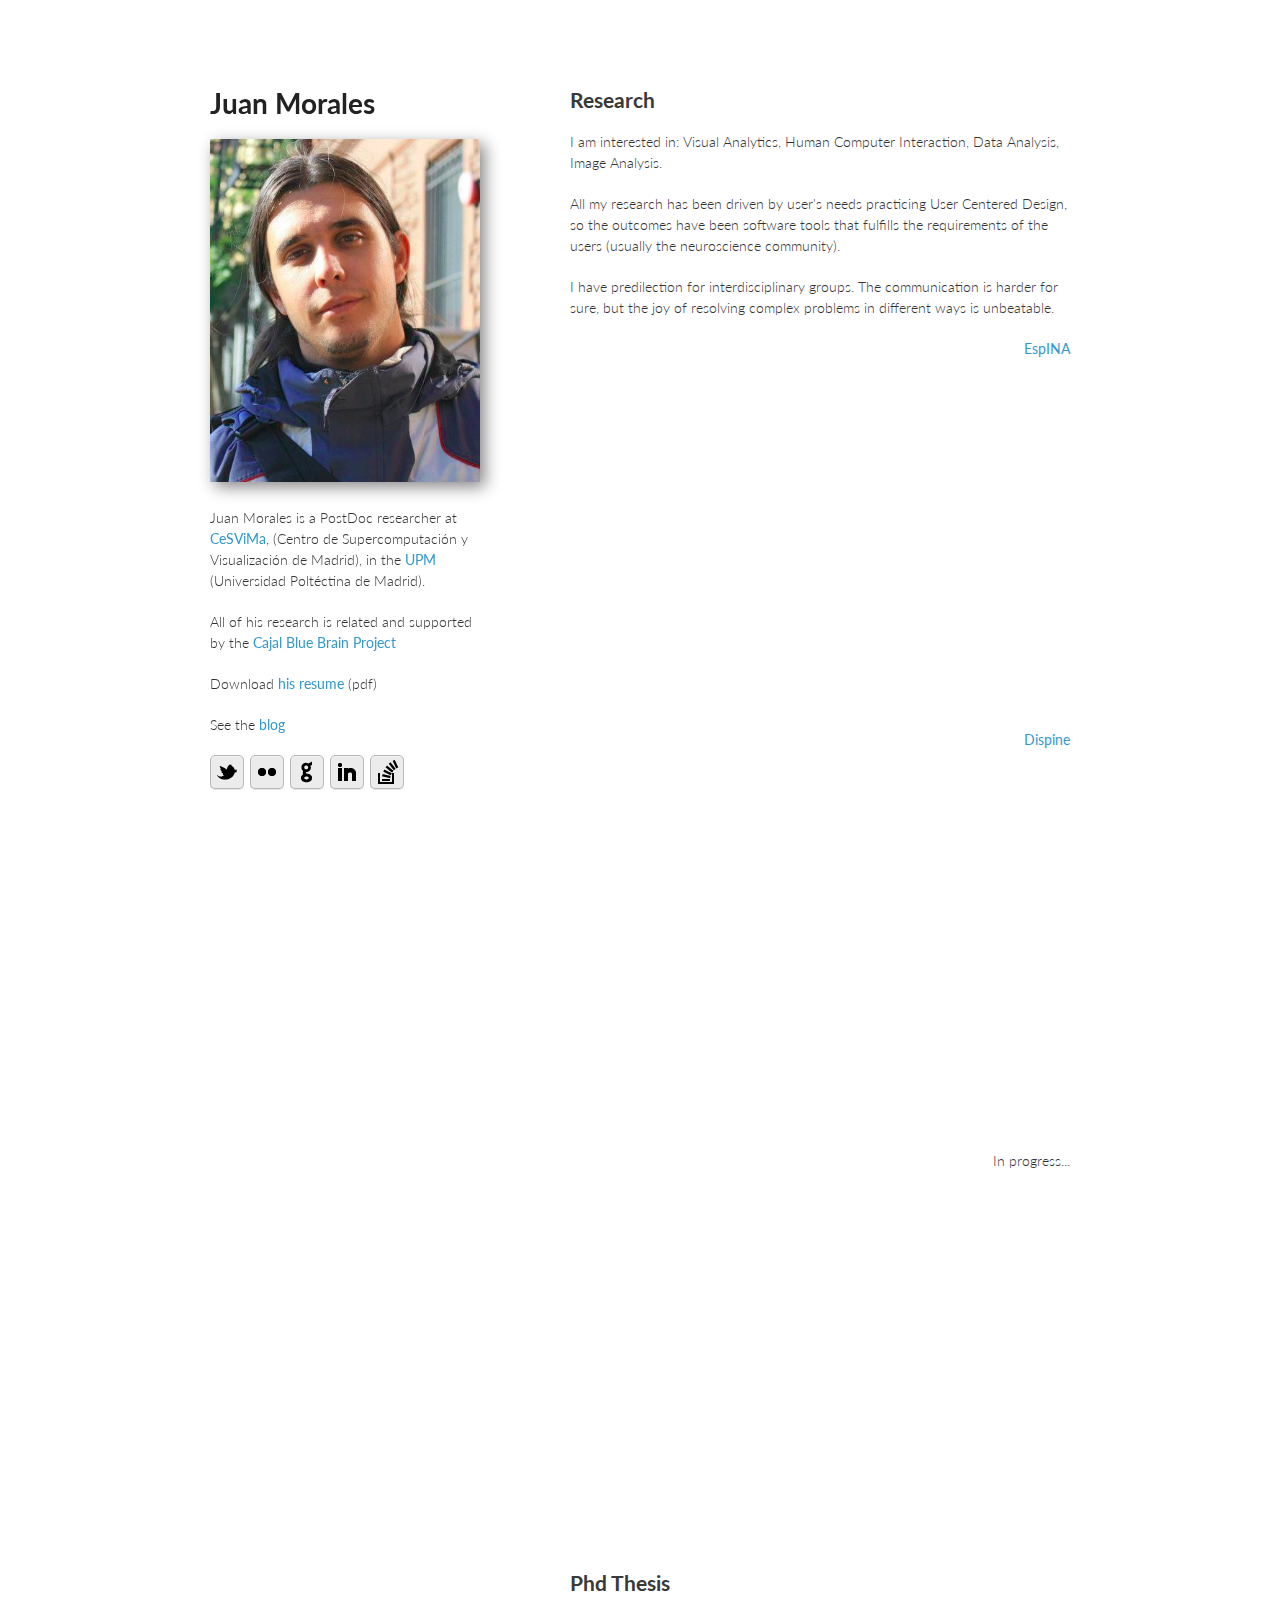
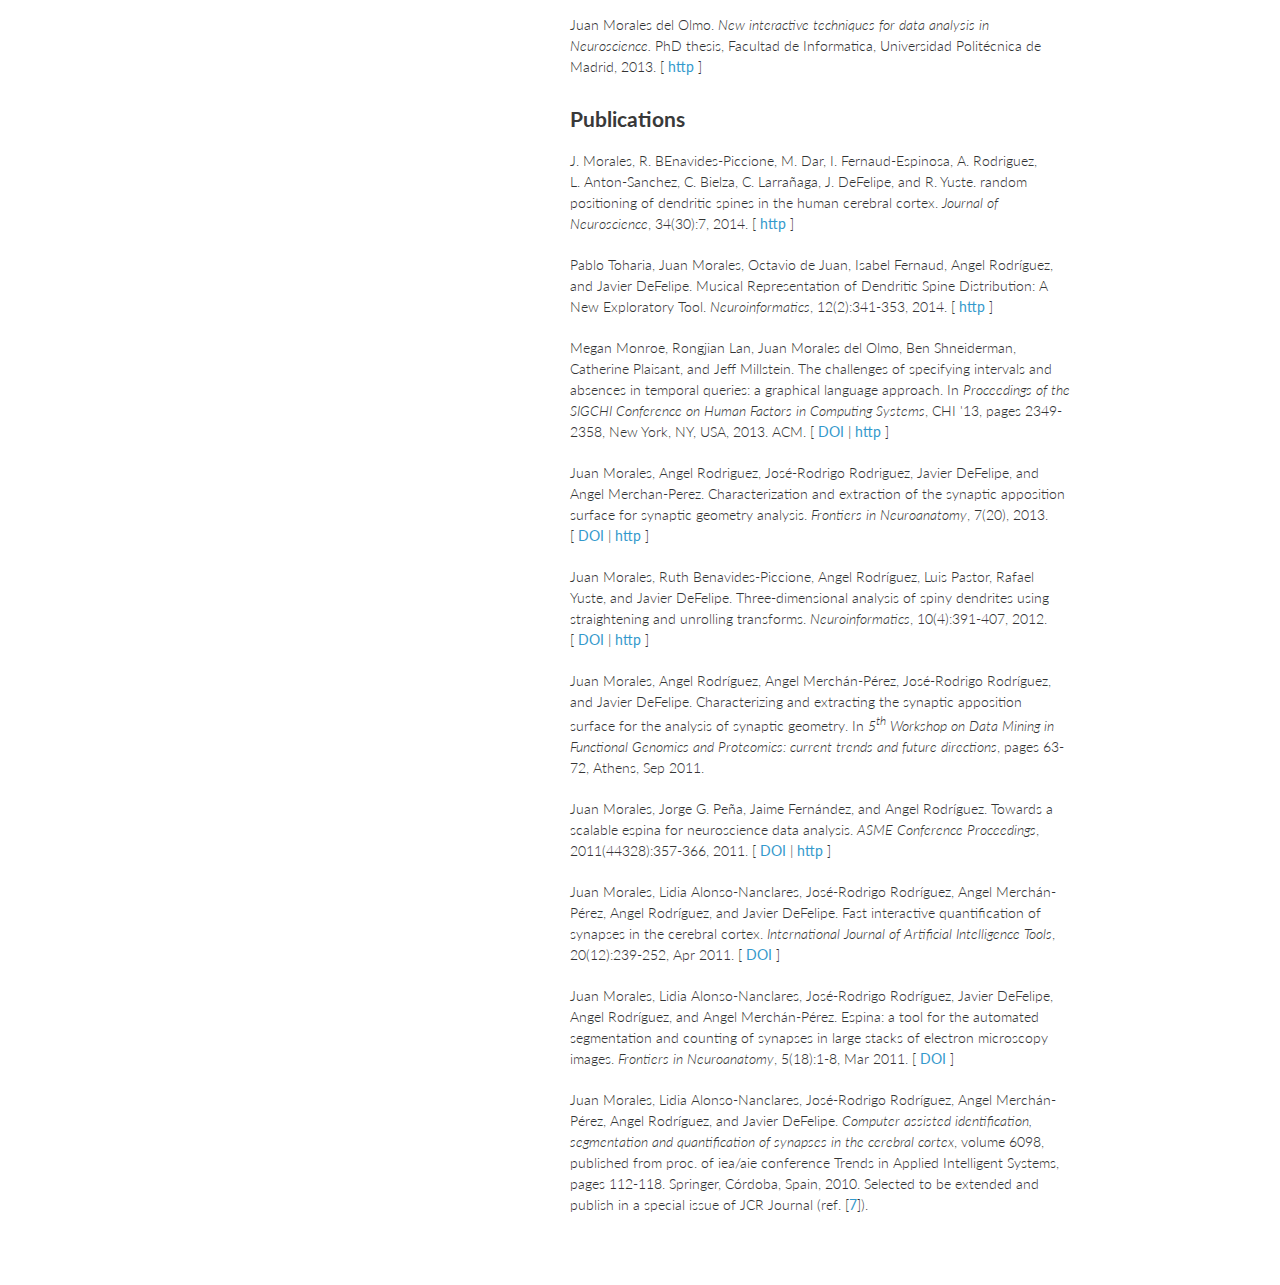
<file: index.html>
<!doctype html>
<html>
<head>
	<meta charset="utf-8">
	<meta http-equiv="X-UA-Compatible" content="chrome=1">
	<title>Jmorales</title>

	<link rel="stylesheet" href="stylesheets/styles.css">
	<link rel="stylesheet" href="stylesheets/pygment_trac.css">
	<link rel="stylesheet" href="media/css-social-buttons/social-buttons.css">

	<meta name="viewport" content="width=device-width, initial-scale=1, user-scalable=no">
	<!--[if lt IE 9]>
	<script src="//html5shiv.googlecode.com/svn/trunk/html5.js"></script>
	<![endif]-->
</head>
<body>
	<div class="wrapper">
	<header>
		<h1>Juan Morales</h1>
	<img src="media/me.png"/>
		<p>Juan Morales is a PostDoc researcher at <a href="http://cesvima.upm.es/">CeSViMa</a>, (Centro de Supercomputación y Visualización de Madrid), in the <a href="http://www.upm.es/interancional">UPM</a> (Universidad Poltéctina de Madrid). </p>
	<p>All of his research is related and supported by the <a href="http://cajalbbp.cesvima.upm.es">Cajal Blue Brain Project</a></p>
	<p>Download <a href="resume.pdf">his resume</a> (pdf)</p>
	<p>See the <a href="posts">blog</a></p>

	<p><a href="https://twitter.com/#!/crispamares" class="sb twitter"></a>
	<a href="http://www.flickr.com/photos/crispamares/" class="sb flickr"></a>
	<a href="https://github.com/crispamares" class="sb github"></a>
	<a href="https://es.linkedin.com/in/juanmoralesdelolmo" class="sb linkedin"></a>
	<a href="http://stackoverflow.com/users/282061/crispamares" class="sb stackoverflow"></a>
	<!--<a href="http://crispamares.posterous.com/" class="sb posterous"></a>-->
	</p>
	</header>
	<section>
		<h2>Research</h2>
	<p>I am interested in: Visual Analytics, Human Computer Interaction,
	Data Analysis, Image Analysis. </p>
	<p>
	All my research has been driven by user's needs practicing
	User Centered Design, so the outcomes have been software
	tools that fulfills the requirements of the users (usually
	the neuroscience community).</p>

		<p>
	I have predilection for interdisciplinary groups. The
	communication is harder for sure, but the joy of resolving
	complex problems in different ways is unbeatable. 
		</p>
	

	<a href="http://cajalbbp.cesvima.upm.es/#research"> <div class="right">EspINA</div> </a>
	<iframe width="100%" height="345" src="https://www.youtube.com/embed/n6j7ZbAiEtE" frameborder="0" allowfullscreen></iframe>

	<a href="http://cajalbbp.cesvima.upm.es/#research"><div class="right">Dispine</div></a>
	<iframe src="https://player.vimeo.com/video/125615925" width="500" height="375" frameborder="0" webkitallowfullscreen mozallowfullscreen allowfullscreen></iframe> 

	<div class="right">In progress...</div>
	<iframe src="https://player.vimeo.com/video/125615926" width="100%" height="345" frameborder="0" webkitallowfullscreen mozallowfullscreen allowfullscreen></iframe> 

	<h2>Phd Thesis</h2>
		
	<p>
	Juan Morales&nbsp;del Olmo.
	<em>New interactive techniques for data analysis in Neuroscience.</em>
	PhD thesis, Facultad de Informatica, Universidad Polit&eacute;cnica de
	Madrid, 2013.
	[&nbsp;<a href="https://serviciosgate.upm.es/tesis/tesis/7139">http</a>&nbsp;]
	</p>

	<h2>Publications</h2>
	
		<p>
	J.&nbsp;Morales, R.&nbsp;BEnavides-Piccione, M.&nbsp;Dar, I.&nbsp;Fernaud-Espinosa, A.&nbsp;Rodriguez,
	L.&nbsp;Anton-Sanchez, C.&nbsp;Bielza, C.&nbsp;Larrañaga, J.&nbsp;DeFelipe, and R.&nbsp;Yuste.
	random positioning of dendritic spines in the human
	cerebral cortex.
	<em>Journal of Neuroscience</em>, 34(30):7, 2014.
	[&nbsp;<a href="http://www.ncbi.nlm.nih.gov/pubmed/25057209">http</a>&nbsp;]

		</p>

		<p>
	Pablo Toharia, Juan Morales, Octavio de&nbsp;Juan, Isabel Fernaud, Angel Rodríguez,
	and Javier DeFelipe.
	Musical Representation of Dendritic Spine Distribution: A
	New Exploratory Tool.
	<em>Neuroinformatics</em>, 12(2):341-353, 2014.
	[&nbsp;<a href="http://www.ncbi.nlm.nih.gov/pubmed/24395057">http</a>&nbsp;]
		</p>

	
	<p>
	Megan Monroe, Rongjian Lan, Juan Morales&nbsp;del Olmo, Ben Shneiderman, Catherine
	Plaisant, and Jeff Millstein.
	The challenges of specifying intervals and absences in temporal
	queries: a graphical language approach.
	In <em>Proceedings of the SIGCHI Conference on Human Factors in
		Computing Systems</em>, CHI '13, pages 2349-2358, New York, NY, USA, 2013. ACM.
	[&nbsp;<a href="http://dx.doi.org/10.1145/2470654.2481325">DOI</a>&nbsp;| 
	<a href="http://doi.acm.org/10.1145/2470654.2481325">http</a>&nbsp;]
	</p>
	
	
	<p>
	Juan Morales, Angel Rodriguez, Jos&eacute;-Rodrigo Rodriguez, Javier DeFelipe, and
	Angel Merchan-Perez.
	Characterization and extraction of the synaptic apposition surface
	for synaptic geometry analysis.
	<em>Frontiers in Neuroanatomy</em>, 7(20), 2013.
	[&nbsp;<a href="http://dx.doi.org/10.3389/fnana.2013.00020">DOI</a>&nbsp;| 
	<a href="http://www.frontiersin.org/neuroanatomy/10.3389/fnana.2013.00020/abstract">http</a>&nbsp;]
	
	</p>
	
	
	<p>
	Juan Morales, Ruth Benavides-Piccione, Angel Rodríguez, Luis Pastor, Rafael
	Yuste, and Javier DeFelipe.
	Three-dimensional analysis of spiny dendrites using straightening and
	unrolling transforms.
	<em>Neuroinformatics</em>, 10(4):391-407, 2012.
	[&nbsp;<a href="http://dx.doi.org/10.1007/s12021-012-9153-2">DOI</a>&nbsp;| 
	<a href="http://dx.doi.org/10.1007/s12021-012-9153-2">http</a>&nbsp;]
	
	</p>
	
	
	<p>
	Juan Morales, Angel Rodr&iacute;guez, Angel Merch&aacute;n-P&eacute;rez, Jos&eacute;-Rodrigo
	Rodr&iacute;guez, and Javier DeFelipe.
	Characterizing and extracting the synaptic apposition surface for the
	analysis of synaptic geometry.
	In <em>5<sup>th</sup> Workshop on Data Mining in Functional Genomics and
		Proteomics: current trends and future directions</em>, pages 63-72, Athens, Sep
	2011.
	
	</p>
	
	
	<p>
	Juan Morales, Jorge&nbsp;G. Peña, Jaime Fern&aacute;ndez, and Angel Rodr&iacute;guez.
	Towards a scalable espina for neuroscience data analysis.
	<em>ASME Conference Proceedings</em>, 2011(44328):357-366, 2011.
	[&nbsp;<a href="http://dx.doi.org/10.1115/WINVR2011-5553">DOI</a>&nbsp;| 
	<a href="http://link.aip.org/link/abstract/ASMECP/v2011/i44328/p357/s1">http</a>&nbsp;]
	
	</p>
	
	
	<p>
	Juan Morales, Lidia Alonso-Nanclares, Jos&eacute;-Rodrigo Rodr&iacute;guez, Angel
	Merch&aacute;n-P&eacute;rez, Angel Rodr&iacute;guez, and Javier DeFelipe.
	Fast interactive quantification of synapses in the cerebral cortex.
	<em>International Journal of Artificial Intelligence Tools</em>,
	20(12):239-252, Apr 2011.
	[&nbsp;<a href="http://dx.doi.org/DOI 10.1142/S0218213011000139">DOI</a>&nbsp;]
	
	</p>
	
	
	<p>
	Juan Morales, Lidia Alonso-Nanclares, Jos&eacute;-Rodrigo Rodr&iacute;guez, Javier
	DeFelipe, Angel Rodr&iacute;guez, and Angel Merch&aacute;n-P&eacute;rez.
	Espina: a tool for the automated segmentation and counting of
	synapses in large stacks of electron microscopy images.
	<em>Frontiers in Neuroanatomy</em>, 5(18):1-8, Mar 2011.
	[&nbsp;<a href="http://dx.doi.org/DOI 10.3389/fnana.2011.00018">DOI</a>&nbsp;]
	
	</p>
	
	
	<p>
	Juan Morales, Lidia Alonso-Nanclares, Jos&eacute;-Rodrigo Rodr&iacute;guez, Angel
	Merch&aacute;n-P&eacute;rez, Angel Rodr&iacute;guez, and Javier DeFelipe.
	<em>Computer assisted identification, segmentation and
		quantification of synapses in the cerebral cortex</em>, volume 6098, published
	from proc. of iea/aie conference Trends in Applied Intelligent Systems, pages
	112-118.
	Springer, C&oacute;rdoba, Spain, 2010.
	Selected to be extended and publish in a special issue of JCR Journal
	(ref. [<a href="#moralesijait">7</a>]).
	
	</p>

	</section>
	</div>
	<script type="text/javascript">
		var gaJsHost = (("https:" == document.location.protocol) ? "https://ssl." : "http://www.");
		document.write(unescape("%3Cscript src='" + gaJsHost + "google-analytics.com/ga.js' type='text/javascript'%3E%3C/script%3E"));
		</script>
		<script type="text/javascript">
		try {
			var pageTracker = _gat._getTracker("UA-3744553-6");
		pageTracker._trackPageview();
		} catch(err) {}
		</script>

</body>
</html>
</file>
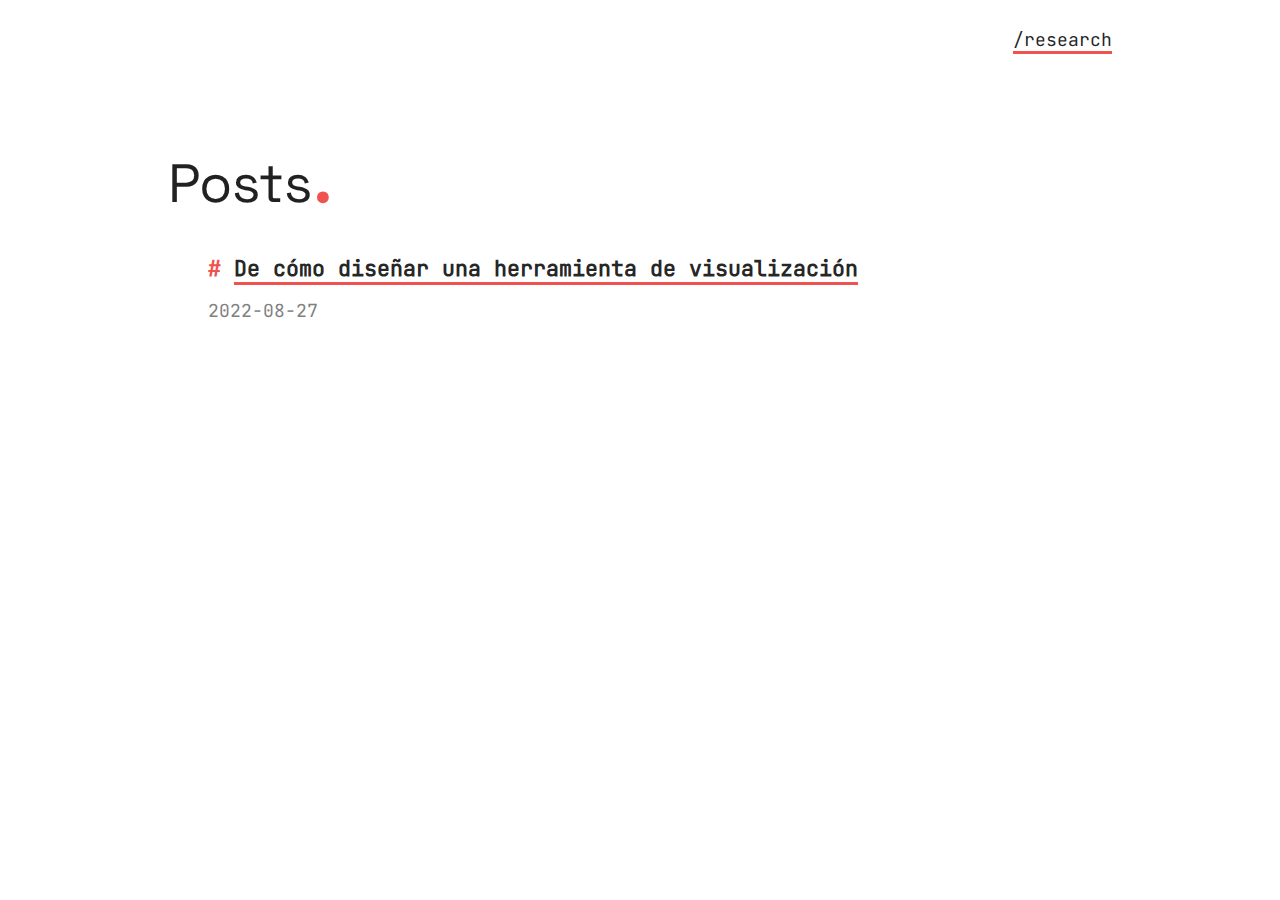
<file: posts/index.html>
<!DOCTYPE html>
<html>
<head>
    <meta charset="UTF-8">
    <meta http-equiv="X-UA-Compatible" content="IE=edge">
    <meta name="viewport" content="width=device-width, initial-scale=1.0">

    
    
    
    <title>
        
    </title>
    

    
    

    
    
        <link href=http://crispamares.github.io/jmorales/fonts.css rel="stylesheet" />
    

    
    

    
    <link rel="alternate" type="application/atom+xml" title="" href="http://crispamares.github.io/jmorales/atom.xml">

    
    
    
        <link rel="stylesheet" type="text/css" href="http://crispamares.github.io/jmorales/theme/light.css"/>
    

    <link rel="stylesheet" type="text/css" media="screen" href=http://crispamares.github.io/jmorales/main.css />


    
</head>

<body>
    <div class="content">
        <header>
    <div class="main">
        <a href=http:&#x2F;&#x2F;crispamares.github.io&#x2F;jmorales&#x2F;></a>
    </div>

    <nav>
        
            <a href=&#x2F;jmorales style="margin-left: 0.7em">&#x2F;research</a>
        
    </nav>
</header>

        
        
    
    <div class="page-header">
        Posts<span class="primary-color" style="font-size: 1.6em">.</span>
    </div>


    <main class="list">
            
    <ul><section class="list-item">
            <h1 class="title">
                <a href=http:&#x2F;&#x2F;crispamares.github.io&#x2F;jmorales&#x2F;posts&#x2F;disenar-una-herramienta-de-visualizacion&#x2F;>De cómo diseñar una herramienta de visualización</a>
            </h1>

            <time>2022-08-27</time>

            <br />
            <div class="description">
                
                    
                
            </div>

            
        </section>

    </ul>

    </main>

    

    </div>
</body>

</html>
</file>
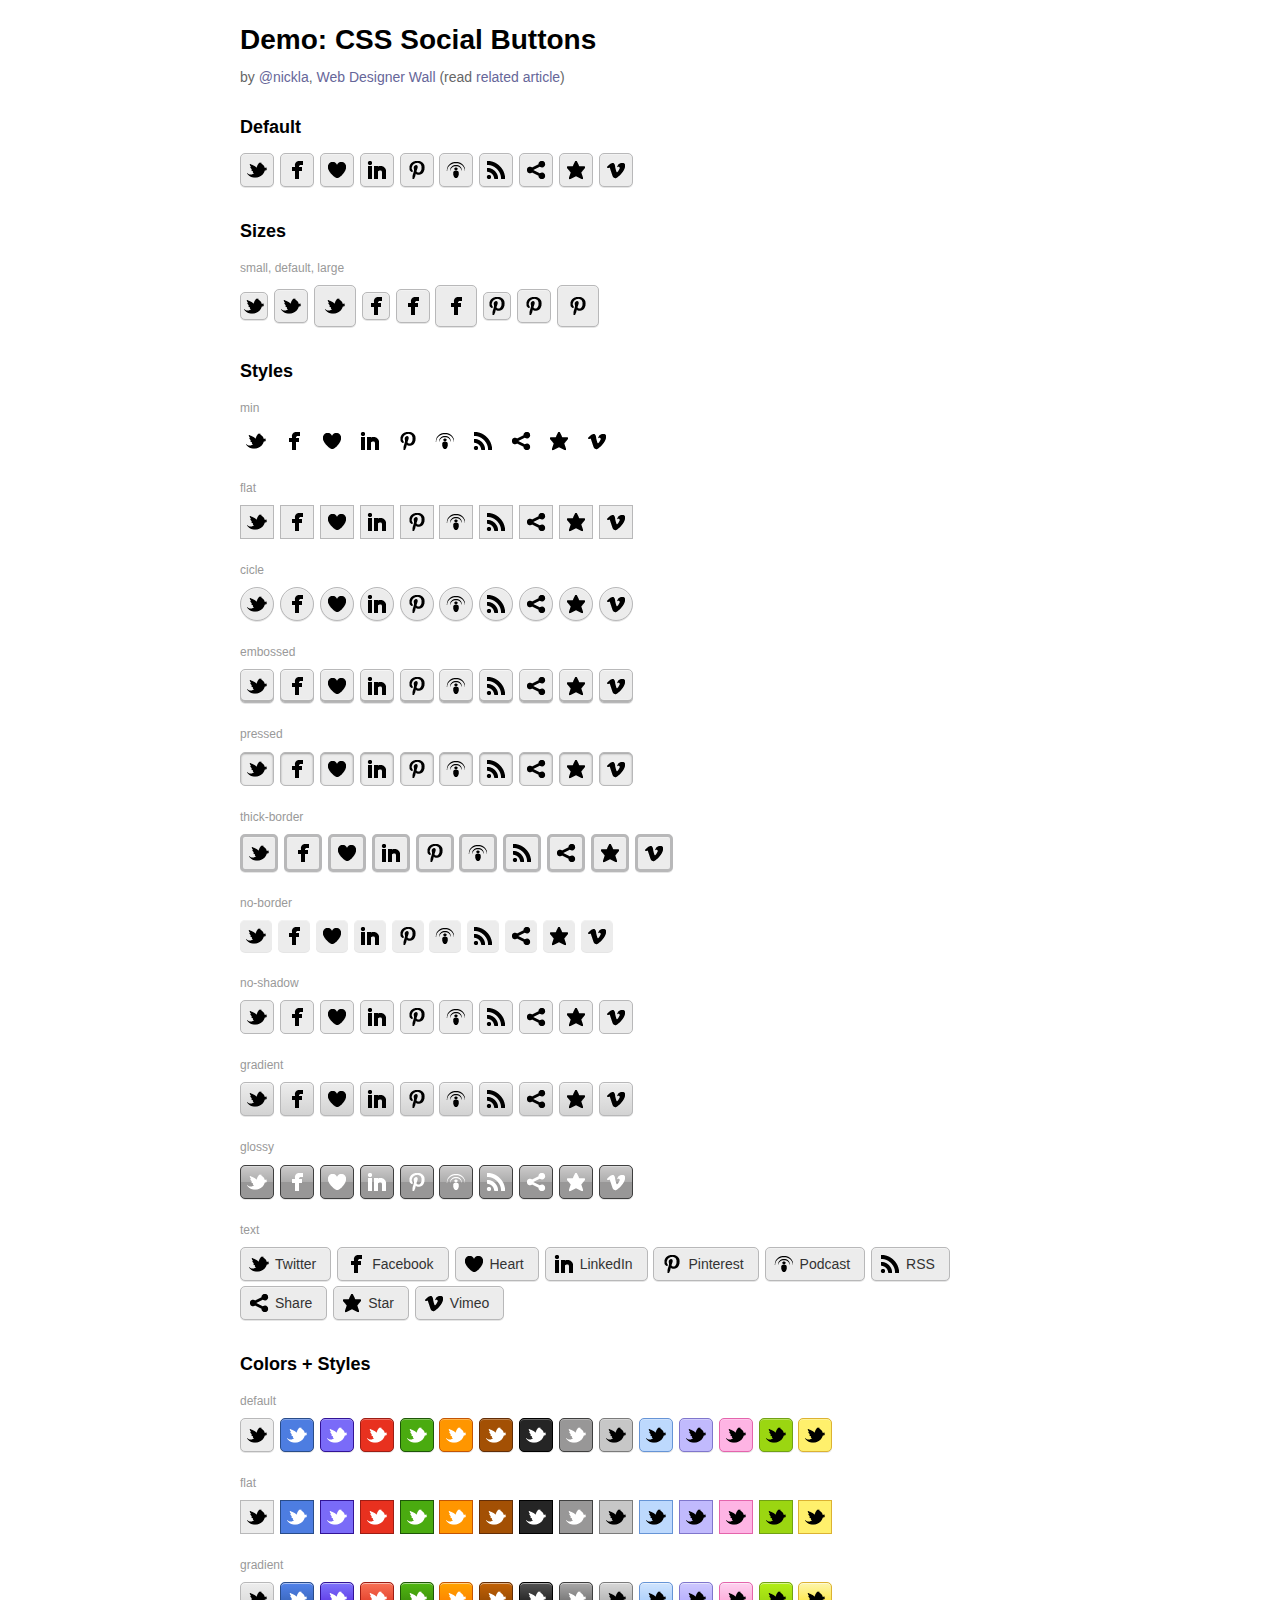
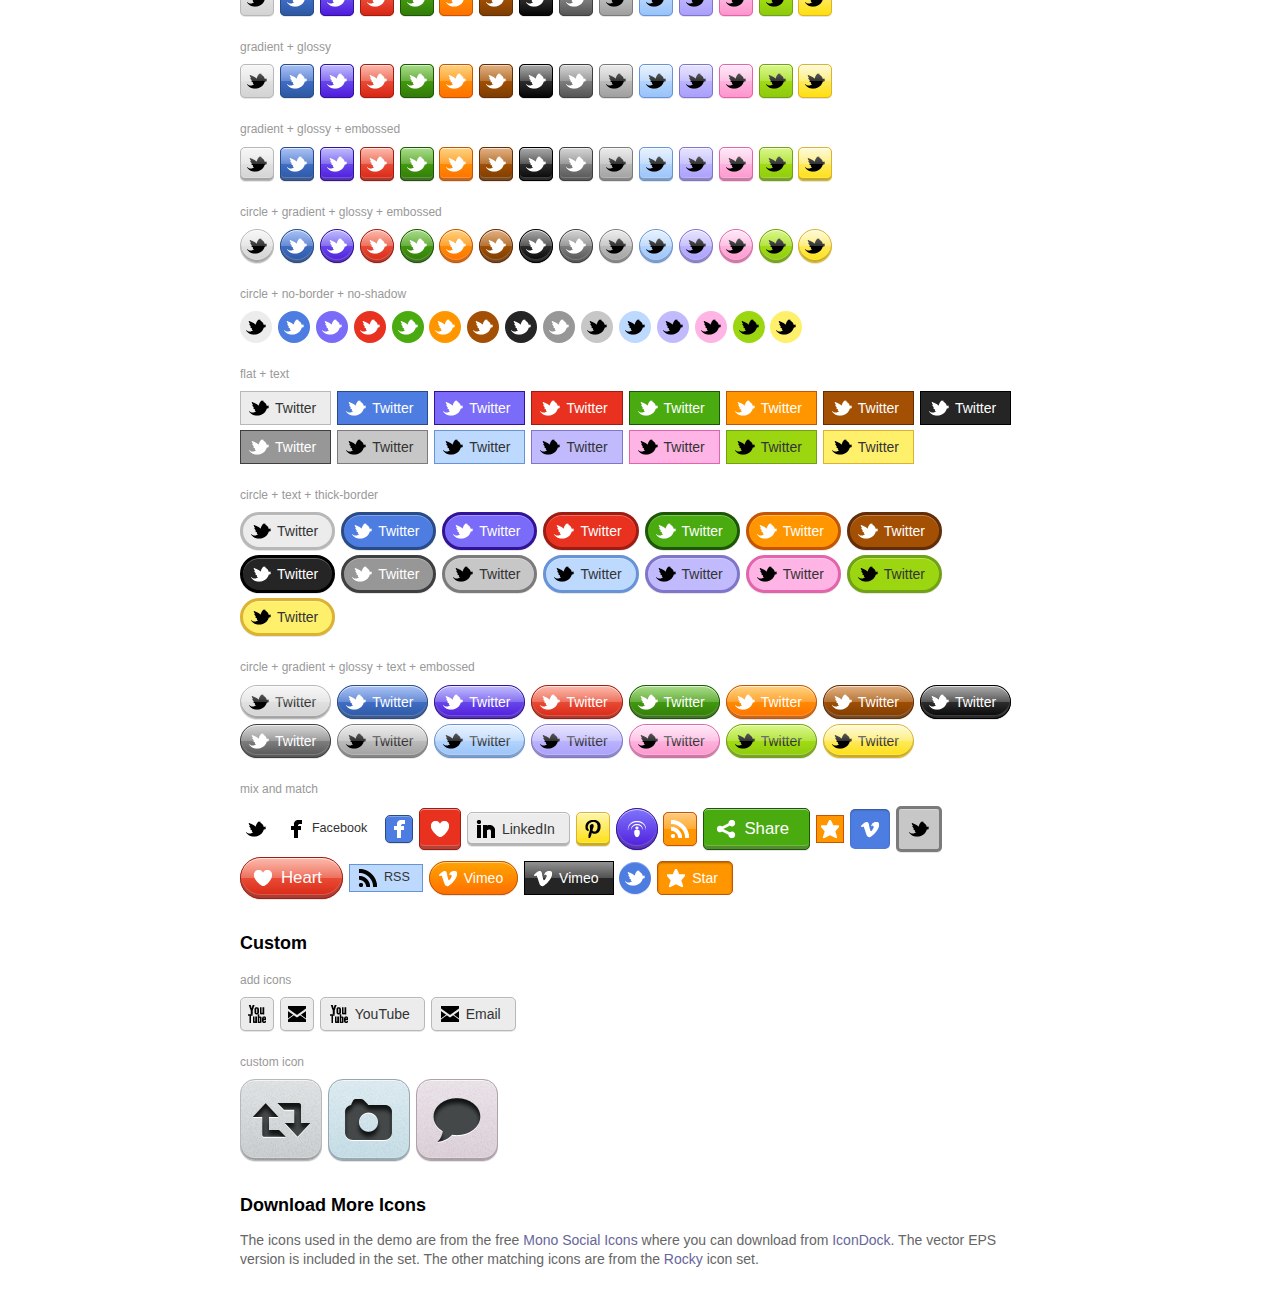
<file: media/css-social-buttons/index.html>
<!DOCTYPE html PUBLIC "-//W3C//DTD XHTML 1.0 Transitional//EN" "http://www.w3.org/TR/xhtml1/DTD/xhtml1-transitional.dtd">
<html xmlns="http://www.w3.org/1999/xhtml">
<head>
<meta http-equiv="Content-Type" content="text/html; charset=UTF-8" />
<title>Demo: CSS Social Buttons</title>

<link href="social-buttons.css" rel="stylesheet">

<style type="text/css">
body {
	background: #fff;
	font: 14px/140% Arial, Helvetica, sans-serif;
	color: #666;
	width: 800px;
	max-width: 80%;
	margin: 30px auto;
} 
p {
	margin: 0 0 15px;
}
a {
	color: #669;
	text-decoration: none;
}
h1, h2, h3 {
	color: #000;
}
h2, h3 {
	line-height: 110%;
}
h2 {
	font-size: 18px;
	margin: 30px 0 15px;
}
h3 {
	margin: 20px 0 10px;
	font-size: 12px;
	font-weight: normal;
	color: #999;
}
</style>
</head>

<body>

<h1>Demo: CSS Social Buttons</h1>
<p>by <a href="http://twitter.com/nickla">@nickla</a>, <a href="http://webdesignerwall.com">Web Designer Wall</a> (read <a href="http://webdesignerwall.com/tutorials/css-social-buttons">related article</a>)</p>

<h2>Default</h2>
<p>
	<a href="#" class="sb twitter">Twitter</a>
	<a href="#" class="sb facebook">Facebook</a>
	<a href="#" class="sb heart">Heart</a>
	<a href="#" class="sb linkedin">LinkedIn</a>
	<a href="#" class="sb pinterest">Pinterest</a>
	<a href="#" class="sb podcast">Podcast</a>
	<a href="#" class="sb rss">RSS</a>
	<a href="#" class="sb share_this">Share</a>
	<a href="#" class="sb star">Star</a>
	<a href="#" class="sb vimeo">Vimeo</a>
</p>

<h2>Sizes</h2>

<h3>small, default, large</h3>
<p>
	<a href="#" class="sb small twitter">Twitter</a>
	<a href="#" class="sb twitter">Twitter</a>
	<a href="#" class="sb large twitter">Twitter</a>
	<a href="#" class="sb small facebook">Twitter</a>
	<a href="#" class="sb facebook">Twitter</a>
	<a href="#" class="sb large facebook">Twitter</a>
	<a href="#" class="sb small pinterest">Twitter</a>
	<a href="#" class="sb pinterest">Twitter</a>
	<a href="#" class="sb large pinterest">Twitter</a>
</p>

<h2>Styles</h2>

<h3>min</h3>
<p>
	<a href="#" class="sb min twitter">Twitter</a>
	<a href="#" class="sb min facebook">Facebook</a>
	<a href="#" class="sb min heart">Heart</a>
	<a href="#" class="sb min linkedin">LinkedIn</a>
	<a href="#" class="sb min pinterest">Pinterest</a>
	<a href="#" class="sb min podcast">Podcast</a>
	<a href="#" class="sb min rss">RSS</a>
	<a href="#" class="sb min share_this">Share</a>
	<a href="#" class="sb min star">Star</a>
	<a href="#" class="sb min vimeo">Vimeo</a>
</p>

<h3>flat</h3>
<p>
	<a href="#" class="sb flat twitter">Twitter</a>
	<a href="#" class="sb flat facebook">Facebook</a>
	<a href="#" class="sb flat heart">Heart</a>
	<a href="#" class="sb flat linkedin">LinkedIn</a>
	<a href="#" class="sb flat pinterest">Pinterest</a>
	<a href="#" class="sb flat podcast">Podcast</a>
	<a href="#" class="sb flat rss">RSS</a>
	<a href="#" class="sb flat share_this">Share</a>
	<a href="#" class="sb flat star">Star</a>
	<a href="#" class="sb flat vimeo">Vimeo</a>
</p>

<h3>cicle</h3>
<p>
	<a href="#" class="sb circle twitter">Twitter</a>
	<a href="#" class="sb circle facebook">Facebook</a>
	<a href="#" class="sb circle heart">Heart</a>
	<a href="#" class="sb circle linkedin">LinkedIn</a>
	<a href="#" class="sb circle pinterest">Pinterest</a>
	<a href="#" class="sb circle podcast">Podcast</a>
	<a href="#" class="sb circle rss">RSS</a>
	<a href="#" class="sb circle share_this">Share</a>
	<a href="#" class="sb circle star">Star</a>
	<a href="#" class="sb circle vimeo">Vimeo</a>
</p>

<h3>embossed</h3>
<p>
	<a href="#" class="sb embossed twitter">Twitter</a>
	<a href="#" class="sb embossed facebook">Facebook</a>
	<a href="#" class="sb embossed heart">Heart</a>
	<a href="#" class="sb embossed linkedin">LinkedIn</a>
	<a href="#" class="sb embossed pinterest">Pinterest</a>
	<a href="#" class="sb embossed podcast">Podcast</a>
	<a href="#" class="sb embossed rss">RSS</a>
	<a href="#" class="sb embossed share_this">Share</a>
	<a href="#" class="sb embossed star">Star</a>
	<a href="#" class="sb embossed vimeo">Vimeo</a>
</p>

<h3>pressed</h3>
<p>
	<a href="#" class="sb pressed twitter">Twitter</a>
	<a href="#" class="sb pressed facebook">Facebook</a>
	<a href="#" class="sb pressed heart">Heart</a>
	<a href="#" class="sb pressed linkedin">LinkedIn</a>
	<a href="#" class="sb pressed pinterest">Pinterest</a>
	<a href="#" class="sb pressed podcast">Podcast</a>
	<a href="#" class="sb pressed rss">RSS</a>
	<a href="#" class="sb pressed share_this">Share</a>
	<a href="#" class="sb pressed star">Star</a>
	<a href="#" class="sb pressed vimeo">Vimeo</a>
</p>

<h3>thick-border</h3>
<p>
	<a href="#" class="sb thick-border twitter">Twitter</a>
	<a href="#" class="sb thick-border facebook">Facebook</a>
	<a href="#" class="sb thick-border heart">Heart</a>
	<a href="#" class="sb thick-border linkedin">LinkedIn</a>
	<a href="#" class="sb thick-border pinterest">Pinterest</a>
	<a href="#" class="sb thick-border podcast">Podcast</a>
	<a href="#" class="sb thick-border rss">RSS</a>
	<a href="#" class="sb thick-border share_this">Share</a>
	<a href="#" class="sb thick-border star">Star</a>
	<a href="#" class="sb thick-border vimeo">Vimeo</a>
</p>

<h3>no-border</h3>
<p>
	<a href="#" class="sb no-border twitter">Twitter</a>
	<a href="#" class="sb no-border facebook">Facebook</a>
	<a href="#" class="sb no-border heart">Heart</a>
	<a href="#" class="sb no-border linkedin">LinkedIn</a>
	<a href="#" class="sb no-border pinterest">Pinterest</a>
	<a href="#" class="sb no-border podcast">Podcast</a>
	<a href="#" class="sb no-border rss">RSS</a>
	<a href="#" class="sb no-border share_this">Share</a>
	<a href="#" class="sb no-border star">Star</a>
	<a href="#" class="sb no-border vimeo">Vimeo</a>
</p>

<h3>no-shadow</h3>
<p>
	<a href="#" class="sb no-shadow twitter">Twitter</a>
	<a href="#" class="sb no-shadow facebook">Facebook</a>
	<a href="#" class="sb no-shadow heart">Heart</a>
	<a href="#" class="sb no-shadow linkedin">LinkedIn</a>
	<a href="#" class="sb no-shadow pinterest">Pinterest</a>
	<a href="#" class="sb no-shadow podcast">Podcast</a>
	<a href="#" class="sb no-shadow rss">RSS</a>
	<a href="#" class="sb no-shadow share_this">Share</a>
	<a href="#" class="sb no-shadow star">Star</a>
	<a href="#" class="sb no-shadow vimeo">Vimeo</a>
</p>

<h3>gradient</h3>
<p>
	<a href="#" class="sb gradient twitter">Twitter</a>
	<a href="#" class="sb gradient facebook">Facebook</a>
	<a href="#" class="sb gradient heart">Heart</a>
	<a href="#" class="sb gradient linkedin">LinkedIn</a>
	<a href="#" class="sb gradient pinterest">Pinterest</a>
	<a href="#" class="sb gradient podcast">Podcast</a>
	<a href="#" class="sb gradient rss">RSS</a>
	<a href="#" class="sb gradient share_this">Share</a>
	<a href="#" class="sb gradient star">Star</a>
	<a href="#" class="sb gradient vimeo">Vimeo</a>
</p>

<h3>glossy</h3>
<p>
	<a href="#" class="sb glossy gray twitter">Twitter</a>
	<a href="#" class="sb glossy gray facebook">Facebook</a>
	<a href="#" class="sb glossy gray heart">Heart</a>
	<a href="#" class="sb glossy gray linkedin">LinkedIn</a>
	<a href="#" class="sb glossy gray pinterest">Pinterest</a>
	<a href="#" class="sb glossy gray podcast">Podcast</a>
	<a href="#" class="sb glossy gray rss">RSS</a>
	<a href="#" class="sb glossy gray share_this">Share</a>
	<a href="#" class="sb glossy gray star">Star</a>
	<a href="#" class="sb glossy gray vimeo">Vimeo</a>
</p>

<h3>text</h3>
<p>
	<a href="#" class="sb text twitter">Twitter</a>
	<a href="#" class="sb text facebook">Facebook</a>
	<a href="#" class="sb text heart">Heart</a>
	<a href="#" class="sb text linkedin">LinkedIn</a>
	<a href="#" class="sb text pinterest">Pinterest</a>
	<a href="#" class="sb text podcast">Podcast</a>
	<a href="#" class="sb text rss">RSS</a>
	<a href="#" class="sb text share_this">Share</a>
	<a href="#" class="sb text star">Star</a>
	<a href="#" class="sb text vimeo">Vimeo</a>
</p>

<h2>Colors + Styles</h2>

<h3>default</h3>
<p>
	<a href="#" class="sb twitter">Twitter</a>
	<a href="#" class="sb blue twitter">Twitter</a>
	<a href="#" class="sb purple twitter">Twitter</a>
	<a href="#" class="sb red twitter">Twitter</a>
	<a href="#" class="sb green twitter">Twitter</a>
	<a href="#" class="sb orange twitter">Twitter</a>
	<a href="#" class="sb brown twitter">Twitter</a>
	<a href="#" class="sb black twitter">Twitter</a>
	<a href="#" class="sb gray twitter">Twitter</a>
	<a href="#" class="sb light-gray twitter">Twitter</a>
	<a href="#" class="sb light-blue twitter">Twitter</a>
	<a href="#" class="sb light-purple twitter">Twitter</a>
	<a href="#" class="sb pink twitter">Twitter</a>
	<a href="#" class="sb light-green twitter">Twitter</a>
	<a href="#" class="sb yellow twitter">Twitter</a>
</p>

<h3>flat</h3>
<p>
	<a href="#" class="sb flat twitter">Twitter</a>
	<a href="#" class="sb flat blue twitter">Twitter</a>
	<a href="#" class="sb flat purple twitter">Twitter</a>
	<a href="#" class="sb flat red twitter">Twitter</a>
	<a href="#" class="sb flat green twitter">Twitter</a>
	<a href="#" class="sb flat orange twitter">Twitter</a>
	<a href="#" class="sb flat brown twitter">Twitter</a>
	<a href="#" class="sb flat black twitter">Twitter</a>
	<a href="#" class="sb flat gray twitter">Twitter</a>
	<a href="#" class="sb flat light-gray twitter">Twitter</a>
	<a href="#" class="sb flat light-blue twitter">Twitter</a>
	<a href="#" class="sb flat light-purple twitter">Twitter</a>
	<a href="#" class="sb flat pink twitter">Twitter</a>
	<a href="#" class="sb flat light-green twitter">Twitter</a>
	<a href="#" class="sb flat yellow twitter">Twitter</a>
</p>

<h3>gradient</h3>
<p>
	<a href="#" class="sb gradient twitter">Twitter</a>
	<a href="#" class="sb gradient blue twitter">Twitter</a>
	<a href="#" class="sb gradient purple twitter">Twitter</a>
	<a href="#" class="sb gradient red twitter">Twitter</a>
	<a href="#" class="sb gradient green twitter">Twitter</a>
	<a href="#" class="sb gradient orange twitter">Twitter</a>
	<a href="#" class="sb gradient brown twitter">Twitter</a>
	<a href="#" class="sb gradient black twitter">Twitter</a>
	<a href="#" class="sb gradient gray twitter">Twitter</a>
	<a href="#" class="sb gradient light-gray twitter">Twitter</a>
	<a href="#" class="sb gradient light-blue twitter">Twitter</a>
	<a href="#" class="sb gradient light-purple twitter">Twitter</a>
	<a href="#" class="sb gradient pink twitter">Twitter</a>
	<a href="#" class="sb gradient light-green twitter">Twitter</a>
	<a href="#" class="sb gradient yellow twitter">Twitter</a>
</p>

<h3>gradient + glossy</h3>
<p>
	<a href="#" class="sb gradient glossy twitter">Twitter</a>
	<a href="#" class="sb gradient glossy blue twitter">Twitter</a>
	<a href="#" class="sb gradient glossy purple twitter">Twitter</a>
	<a href="#" class="sb gradient glossy red twitter">Twitter</a>
	<a href="#" class="sb gradient glossy green twitter">Twitter</a>
	<a href="#" class="sb gradient glossy orange twitter">Twitter</a>
	<a href="#" class="sb gradient glossy brown twitter">Twitter</a>
	<a href="#" class="sb gradient glossy black twitter">Twitter</a>
	<a href="#" class="sb gradient glossy gray twitter">Twitter</a>
	<a href="#" class="sb gradient glossy light-gray twitter">Twitter</a>
	<a href="#" class="sb gradient glossy light-blue twitter">Twitter</a>
	<a href="#" class="sb gradient glossy light-purple twitter">Twitter</a>
	<a href="#" class="sb gradient glossy pink twitter">Twitter</a>
	<a href="#" class="sb gradient glossy light-green twitter">Twitter</a>
	<a href="#" class="sb gradient glossy yellow twitter">Twitter</a>
</p>

<h3>gradient + glossy + embossed</h3>
<p>
	<a href="#" class="sb gradient glossy embossed twitter">Twitter</a>
	<a href="#" class="sb gradient glossy embossed blue twitter">Twitter</a>
	<a href="#" class="sb gradient glossy embossed purple twitter">Twitter</a>
	<a href="#" class="sb gradient glossy embossed red twitter">Twitter</a>
	<a href="#" class="sb gradient glossy embossed green twitter">Twitter</a>
	<a href="#" class="sb gradient glossy embossed orange twitter">Twitter</a>
	<a href="#" class="sb gradient glossy embossed brown twitter">Twitter</a>
	<a href="#" class="sb gradient glossy embossed black twitter">Twitter</a>
	<a href="#" class="sb gradient glossy embossed gray twitter">Twitter</a>
	<a href="#" class="sb gradient glossy embossed light-gray twitter">Twitter</a>
	<a href="#" class="sb gradient glossy embossed light-blue twitter">Twitter</a>
	<a href="#" class="sb gradient glossy embossed light-purple twitter">Twitter</a>
	<a href="#" class="sb gradient glossy embossed pink twitter">Twitter</a>
	<a href="#" class="sb gradient glossy embossed light-green twitter">Twitter</a>
	<a href="#" class="sb gradient glossy embossed yellow twitter">Twitter</a>
</p>

<h3>circle + gradient + glossy + embossed</h3>
<p>
	<a href="#" class="sb circle gradient glossy embossed twitter">Twitter</a>
	<a href="#" class="sb circle gradient glossy embossed blue twitter">Twitter</a>
	<a href="#" class="sb circle gradient glossy embossed purple twitter">Twitter</a>
	<a href="#" class="sb circle gradient glossy embossed red twitter">Twitter</a>
	<a href="#" class="sb circle gradient glossy embossed green twitter">Twitter</a>
	<a href="#" class="sb circle gradient glossy embossed orange twitter">Twitter</a>
	<a href="#" class="sb circle gradient glossy embossed brown twitter">Twitter</a>
	<a href="#" class="sb circle gradient glossy embossed black twitter">Twitter</a>
	<a href="#" class="sb circle gradient glossy embossed gray twitter">Twitter</a>
	<a href="#" class="sb circle gradient glossy embossed light-gray twitter">Twitter</a>
	<a href="#" class="sb circle gradient glossy embossed light-blue twitter">Twitter</a>
	<a href="#" class="sb circle gradient glossy embossed light-purple twitter">Twitter</a>
	<a href="#" class="sb circle gradient glossy embossed pink twitter">Twitter</a>
	<a href="#" class="sb circle gradient glossy embossed light-green twitter">Twitter</a>
	<a href="#" class="sb circle gradient glossy embossed yellow twitter">Twitter</a>
</p>

<h3>circle + no-border + no-shadow</h3>
<p>
	<a href="#" class="sb circle no-shadow no-border twitter">Twitter</a>
	<a href="#" class="sb circle no-shadow no-border blue twitter">Twitter</a>
	<a href="#" class="sb circle no-shadow no-border purple twitter">Twitter</a>
	<a href="#" class="sb circle no-shadow no-border red twitter">Twitter</a>
	<a href="#" class="sb circle no-shadow no-border green twitter">Twitter</a>
	<a href="#" class="sb circle no-shadow no-border orange twitter">Twitter</a>
	<a href="#" class="sb circle no-shadow no-border brown twitter">Twitter</a>
	<a href="#" class="sb circle no-shadow no-border black twitter">Twitter</a>
	<a href="#" class="sb circle no-shadow no-border gray twitter">Twitter</a>
	<a href="#" class="sb circle no-shadow no-border light-gray twitter">Twitter</a>
	<a href="#" class="sb circle no-shadow no-border light-blue twitter">Twitter</a>
	<a href="#" class="sb circle no-shadow no-border light-purple twitter">Twitter</a>
	<a href="#" class="sb circle no-shadow no-border pink twitter">Twitter</a>
	<a href="#" class="sb circle no-shadow no-border light-green twitter">Twitter</a>
	<a href="#" class="sb circle no-shadow no-border yellow twitter">Twitter</a>
</p>

<h3>flat + text</h3>
<p>
	<a href="#" class="sb flat text twitter">Twitter</a>
	<a href="#" class="sb flat text blue twitter">Twitter</a>
	<a href="#" class="sb flat text purple twitter">Twitter</a>
	<a href="#" class="sb flat text red twitter">Twitter</a>
	<a href="#" class="sb flat text green twitter">Twitter</a>
	<a href="#" class="sb flat text orange twitter">Twitter</a>
	<a href="#" class="sb flat text brown twitter">Twitter</a>
	<a href="#" class="sb flat text black twitter">Twitter</a>
	<a href="#" class="sb flat text gray twitter">Twitter</a>
	<a href="#" class="sb flat text light-gray twitter">Twitter</a>
	<a href="#" class="sb flat text light-blue twitter">Twitter</a>
	<a href="#" class="sb flat text light-purple twitter">Twitter</a>
	<a href="#" class="sb flat text pink twitter">Twitter</a>
	<a href="#" class="sb flat text light-green twitter">Twitter</a>
	<a href="#" class="sb flat text yellow twitter">Twitter</a>
</p>

<h3>circle + text + thick-border</h3>
<p>
	<a href="#" class="sb circle text thick-border twitter">Twitter</a>
	<a href="#" class="sb circle text thick-border blue twitter">Twitter</a>
	<a href="#" class="sb circle text thick-border purple twitter">Twitter</a>
	<a href="#" class="sb circle text thick-border red twitter">Twitter</a>
	<a href="#" class="sb circle text thick-border green twitter">Twitter</a>
	<a href="#" class="sb circle text thick-border orange twitter">Twitter</a>
	<a href="#" class="sb circle text thick-border brown twitter">Twitter</a>
	<a href="#" class="sb circle text thick-border black twitter">Twitter</a>
	<a href="#" class="sb circle text thick-border gray twitter">Twitter</a>
	<a href="#" class="sb circle text thick-border light-gray twitter">Twitter</a>
	<a href="#" class="sb circle text thick-border light-blue twitter">Twitter</a>
	<a href="#" class="sb circle text thick-border light-purple twitter">Twitter</a>
	<a href="#" class="sb circle text thick-border pink twitter">Twitter</a>
	<a href="#" class="sb circle text thick-border light-green twitter">Twitter</a>
	<a href="#" class="sb circle text thick-border yellow twitter">Twitter</a>
</p>

<h3>circle + gradient + glossy + text + embossed</h3>
<p>
	<a href="#" class="sb circle gradient glossy text embossed twitter">Twitter</a>
	<a href="#" class="sb circle gradient glossy text embossed blue twitter">Twitter</a>
	<a href="#" class="sb circle gradient glossy text embossed purple twitter">Twitter</a>
	<a href="#" class="sb circle gradient glossy text embossed red twitter">Twitter</a>
	<a href="#" class="sb circle gradient glossy text embossed green twitter">Twitter</a>
	<a href="#" class="sb circle gradient glossy text embossed orange twitter">Twitter</a>
	<a href="#" class="sb circle gradient glossy text embossed brown twitter">Twitter</a>
	<a href="#" class="sb circle gradient glossy text embossed black twitter">Twitter</a>
	<a href="#" class="sb circle gradient glossy text embossed gray twitter">Twitter</a>
	<a href="#" class="sb circle gradient glossy text embossed light-gray twitter">Twitter</a>
	<a href="#" class="sb circle gradient glossy text embossed light-blue twitter">Twitter</a>
	<a href="#" class="sb circle gradient glossy text embossed light-purple twitter">Twitter</a>
	<a href="#" class="sb circle gradient glossy text embossed pink twitter">Twitter</a>
	<a href="#" class="sb circle gradient glossy text embossed light-green twitter">Twitter</a>
	<a href="#" class="sb circle gradient glossy text embossed yellow twitter">Twitter</a>
</p>

<h3>mix and match</h3>
<p>
	<a href="#" class="sb min twitter">Twitter</a>
	<a href="#" class="sb small text min facebook">Facebook</a>
	<a href="#" class="sb small blue facebook">Facebook</a>
	<a href="#" class="sb large red embossed heart">Heart</a>
	<a href="#" class="sb text embossed linkedin">LinkedIn</a>
	<a href="#" class="sb yellow gradient embossed pinterest">Pinterest</a>
	<a href="#" class="sb circle large embossed purple gradient podcast">Podcast</a>
	<a href="#" class="sb orange glossy rss">RSS</a>
	<a href="#" class="sb embossed green large text share_this">Share</a>
	<a href="#" class="sb orange flat small star">Star</a>
	<a href="#" class="sb pressed no-border blue large vimeo">Vimeo</a>
	<a href="#" class="sb thick-border light-gray large twitter">Twitter</a>
	<a href="#" class="sb text red large  gradient glossy embossed circle heart">Heart</a>
	<a href="#" class="sb flat small text rss light-blue">RSS</a>
	<a href="#" class="sb orange gradient text circle vimeo">Vimeo</a>
	<a href="#" class="sb black glossy text flat vimeo">Vimeo</a>
	<a href="#" class="sb blue circle no-border twitter">Twitter</a>
	<a href="#" class="sb orange pressed text star">Star</a>
</p>

<h2>Custom</h2>

<h3>add icons</h3>
<p>
	<a href="#" class="sb youtube">YouTube</a>
	<a href="#" class="sb email">Email</a>
	<a href="#" class="sb youtube text">YouTube</a>
	<a href="#" class="sb email text">Email</a>
</p>

<h3>custom icon</h3>
<p>
	<a href="#" class="sb custom retweet gradient embossed">Retweet</a>
	<a href="#" class="sb custom blue photo gradient embossed">Photo</a>
	<a href="#" class="sb custom pink comment gradient embossed">Comment</a>
</p>

<h2>Download More Icons</h2>
<p>The icons used in the demo are from the free <a href="http://icondock.com/free/mono-social-icons">Mono Social Icons</a> where you can download from <a href="http://icondock.com">IconDock</a>. The vector EPS version is included in the set. The other matching icons are from the <a href="http://icondock.com/icons/sets/rocky-complete-set">Rocky</a> icon set.</p>

</body>
</html>
</file>
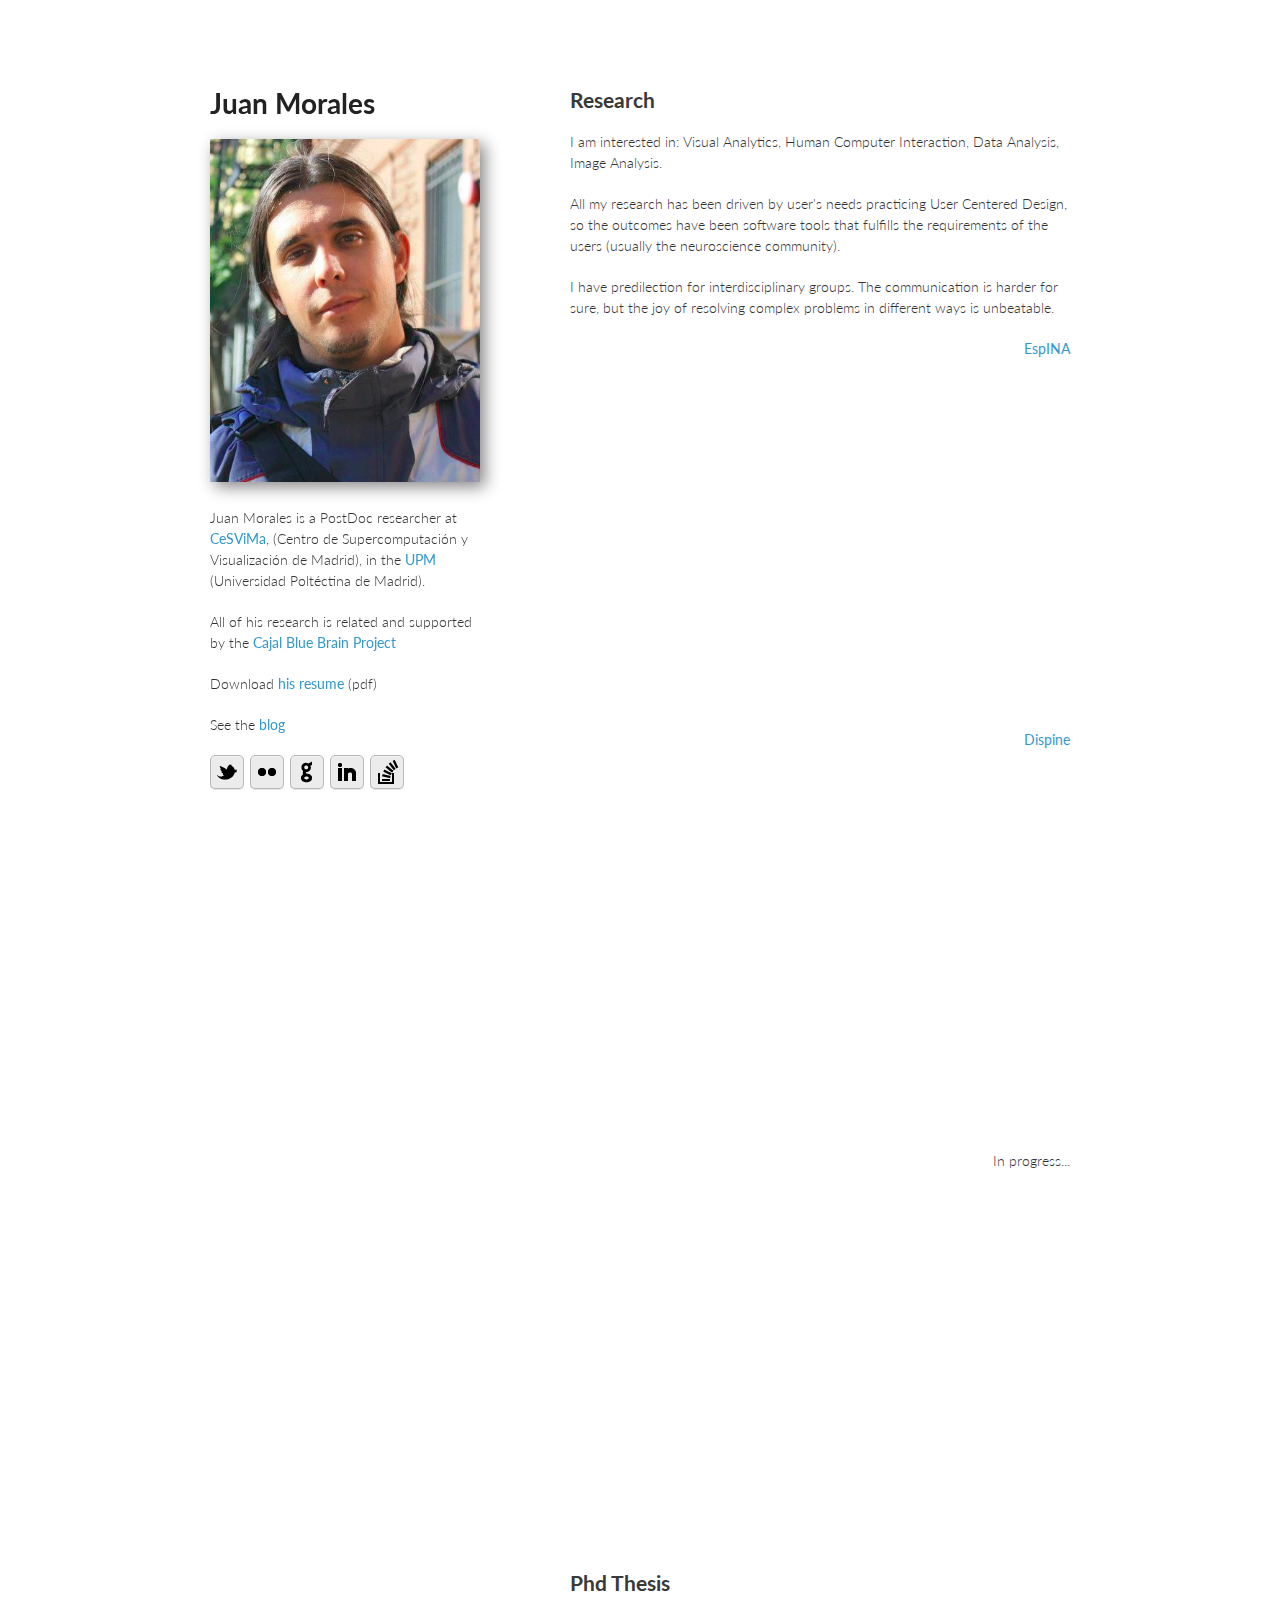
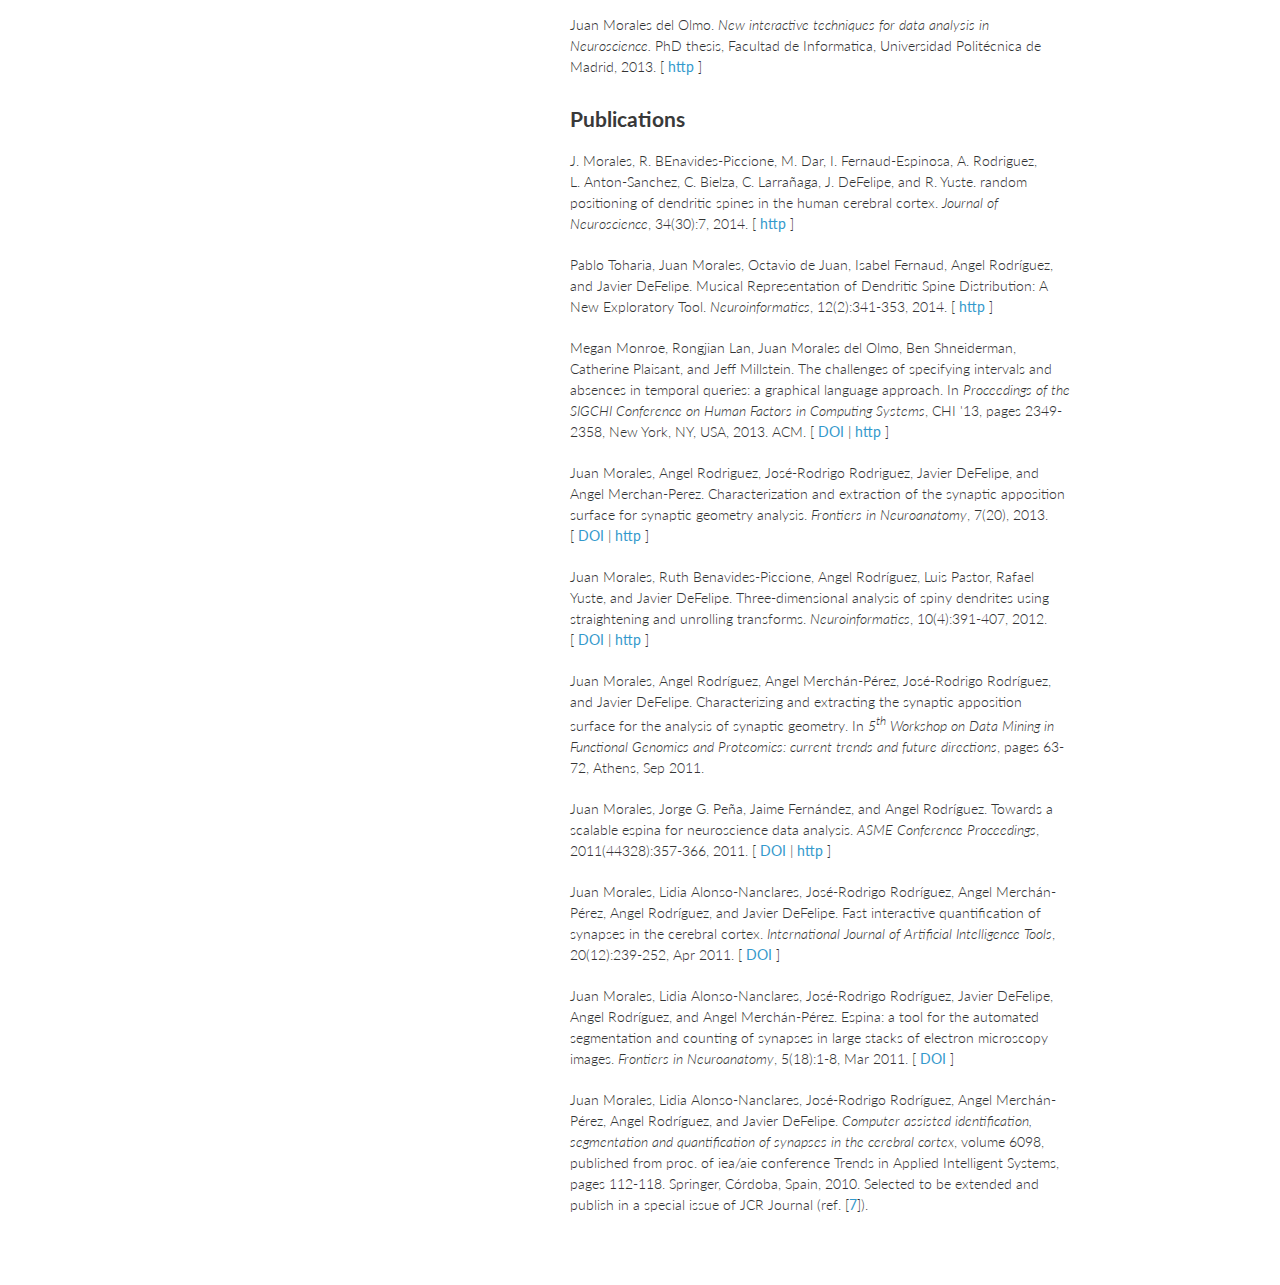
<file: page/1/index.html>
<!doctype html>
<meta charset="utf-8">
<link rel="canonical" href="http://crispamares.github.io/jmorales/">
<meta http-equiv="refresh" content="0; url=http://crispamares.github.io/jmorales/">
<title>Redirect</title>
<p><a href="http://crispamares.github.io/jmorales/">Click here</a> to be redirected.</p>
</file>
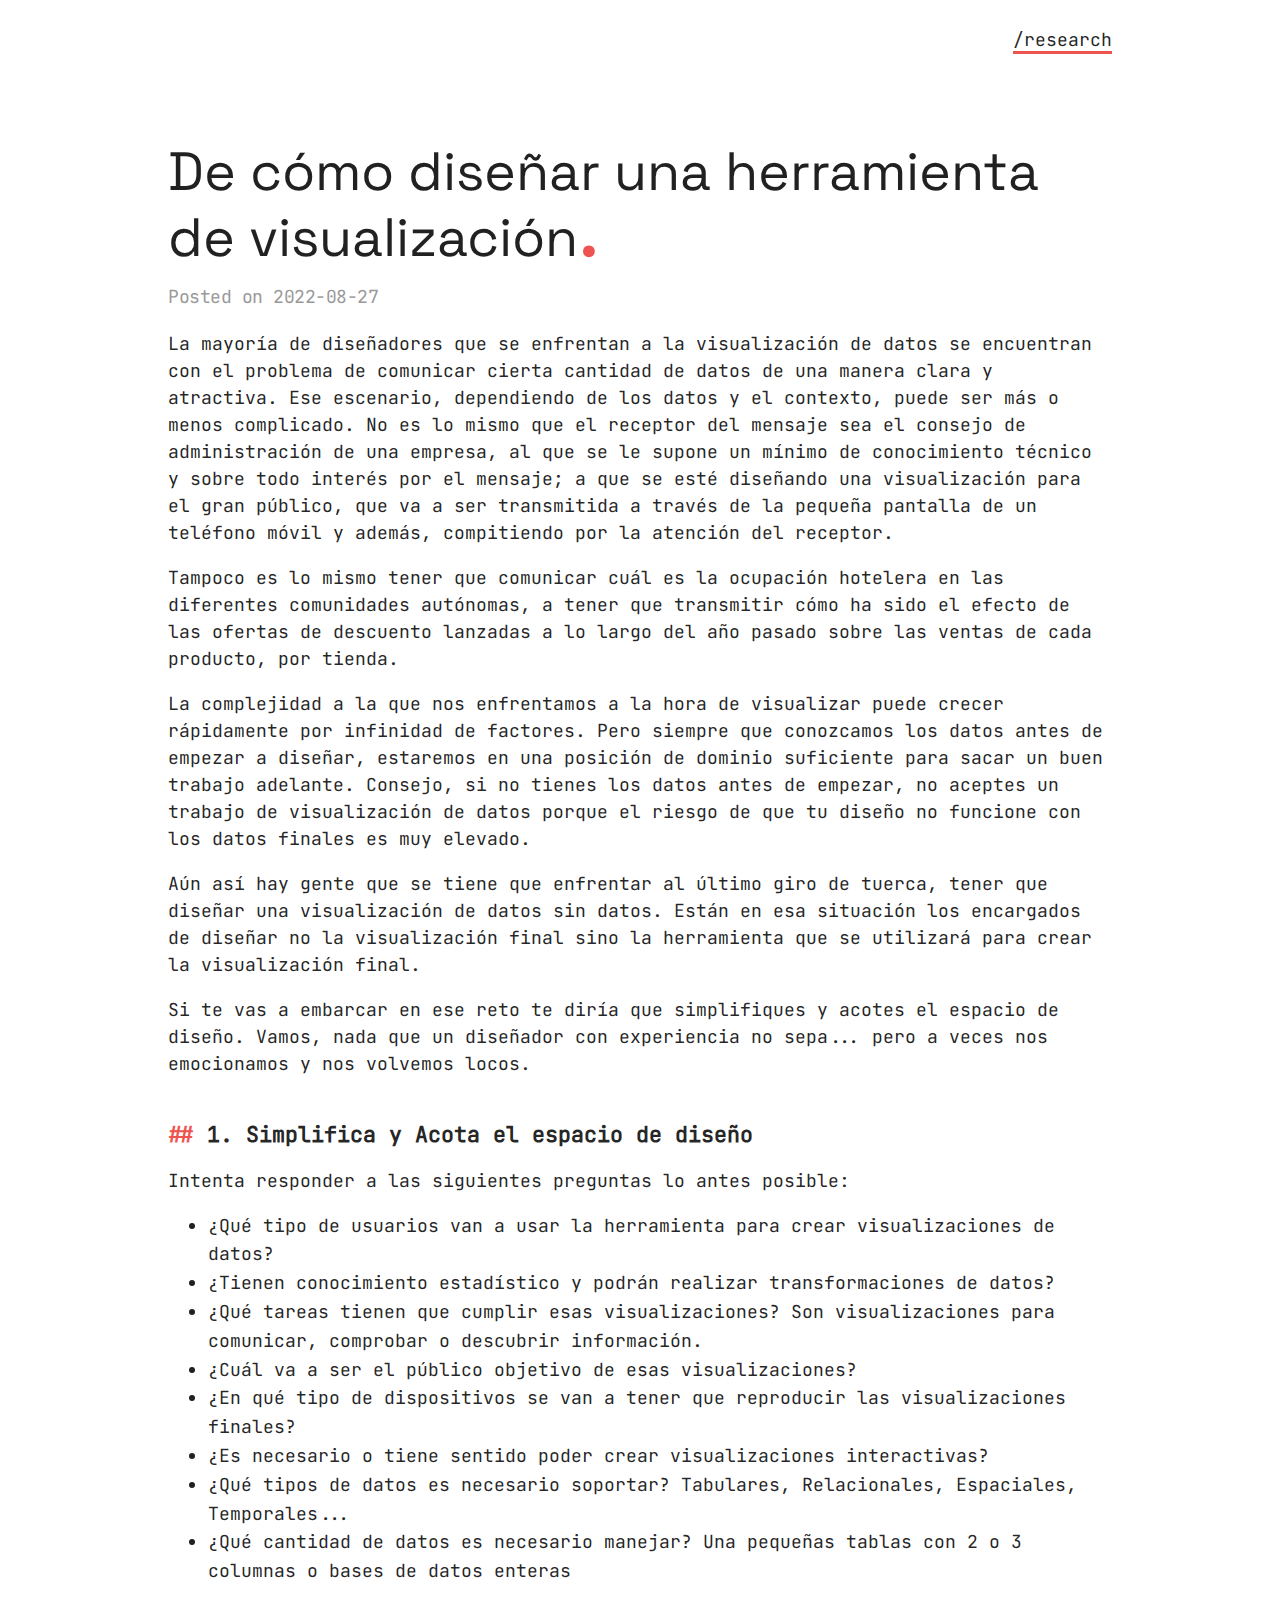
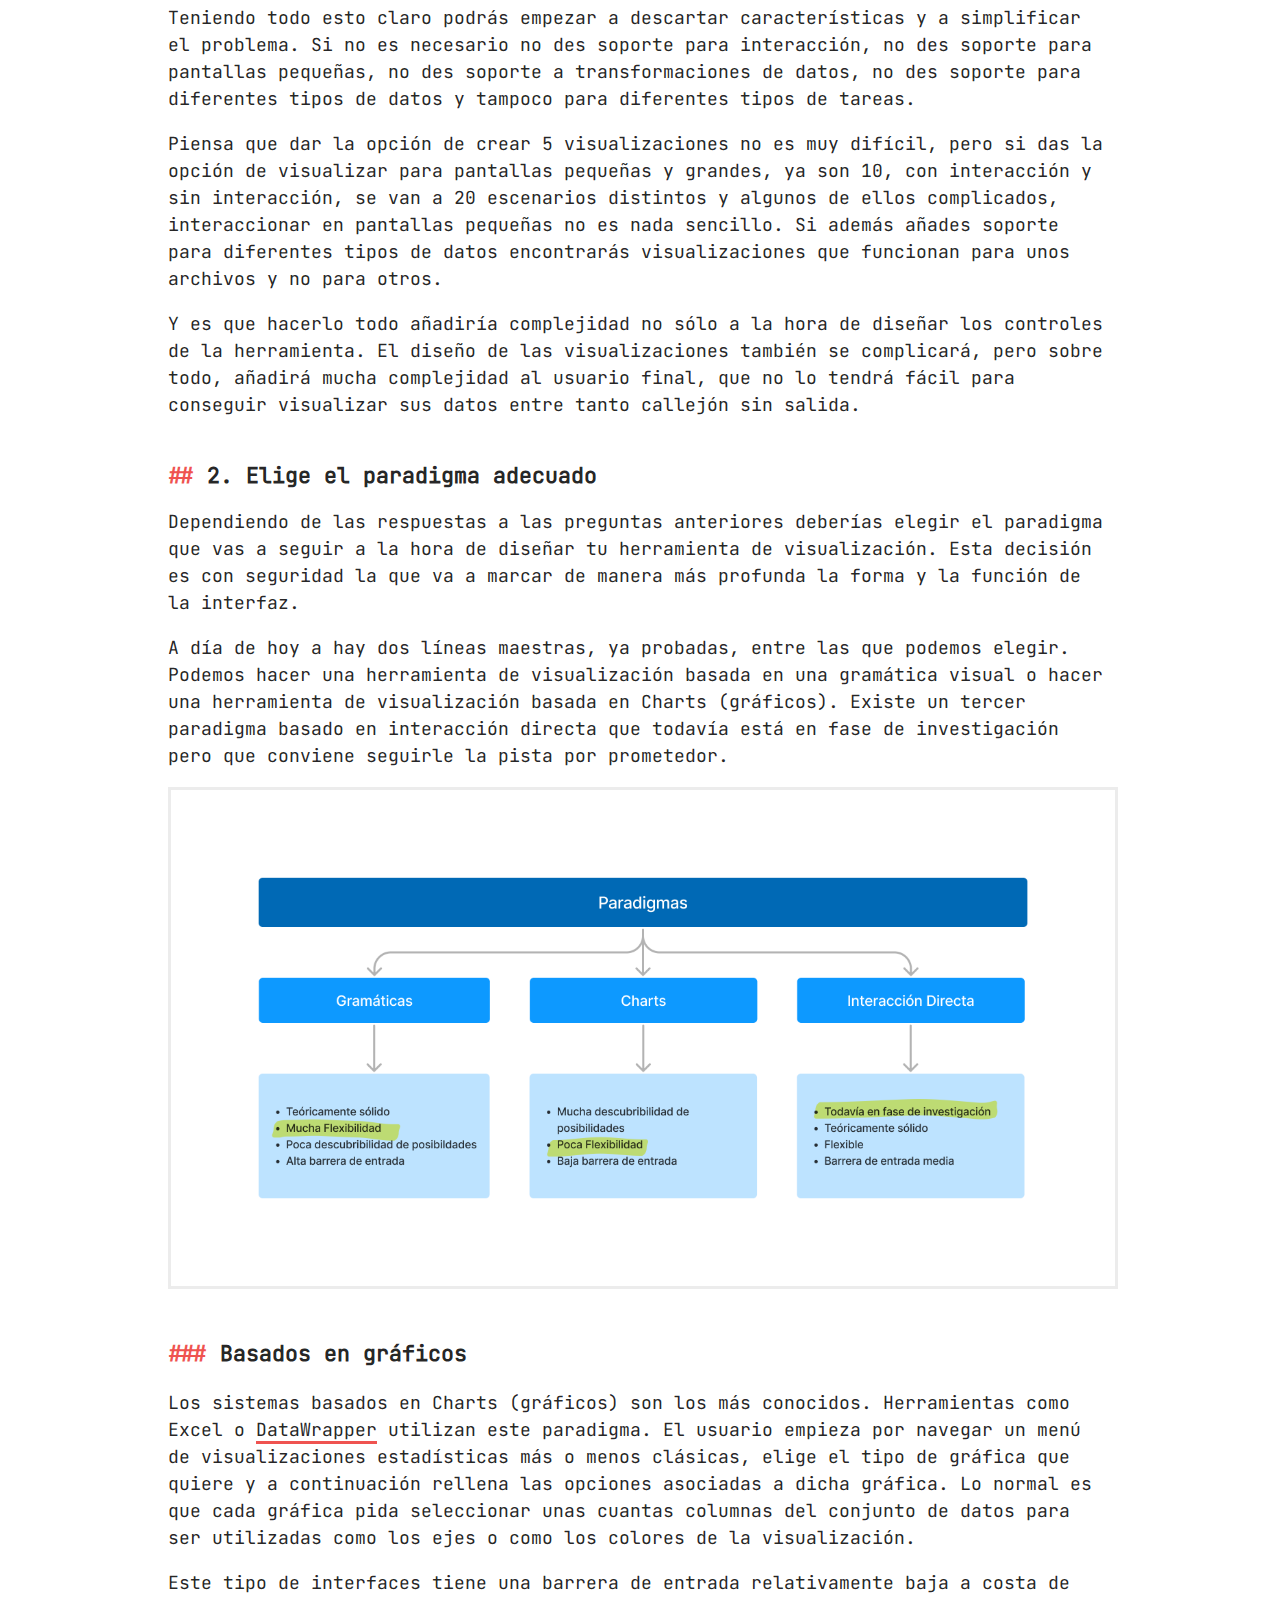
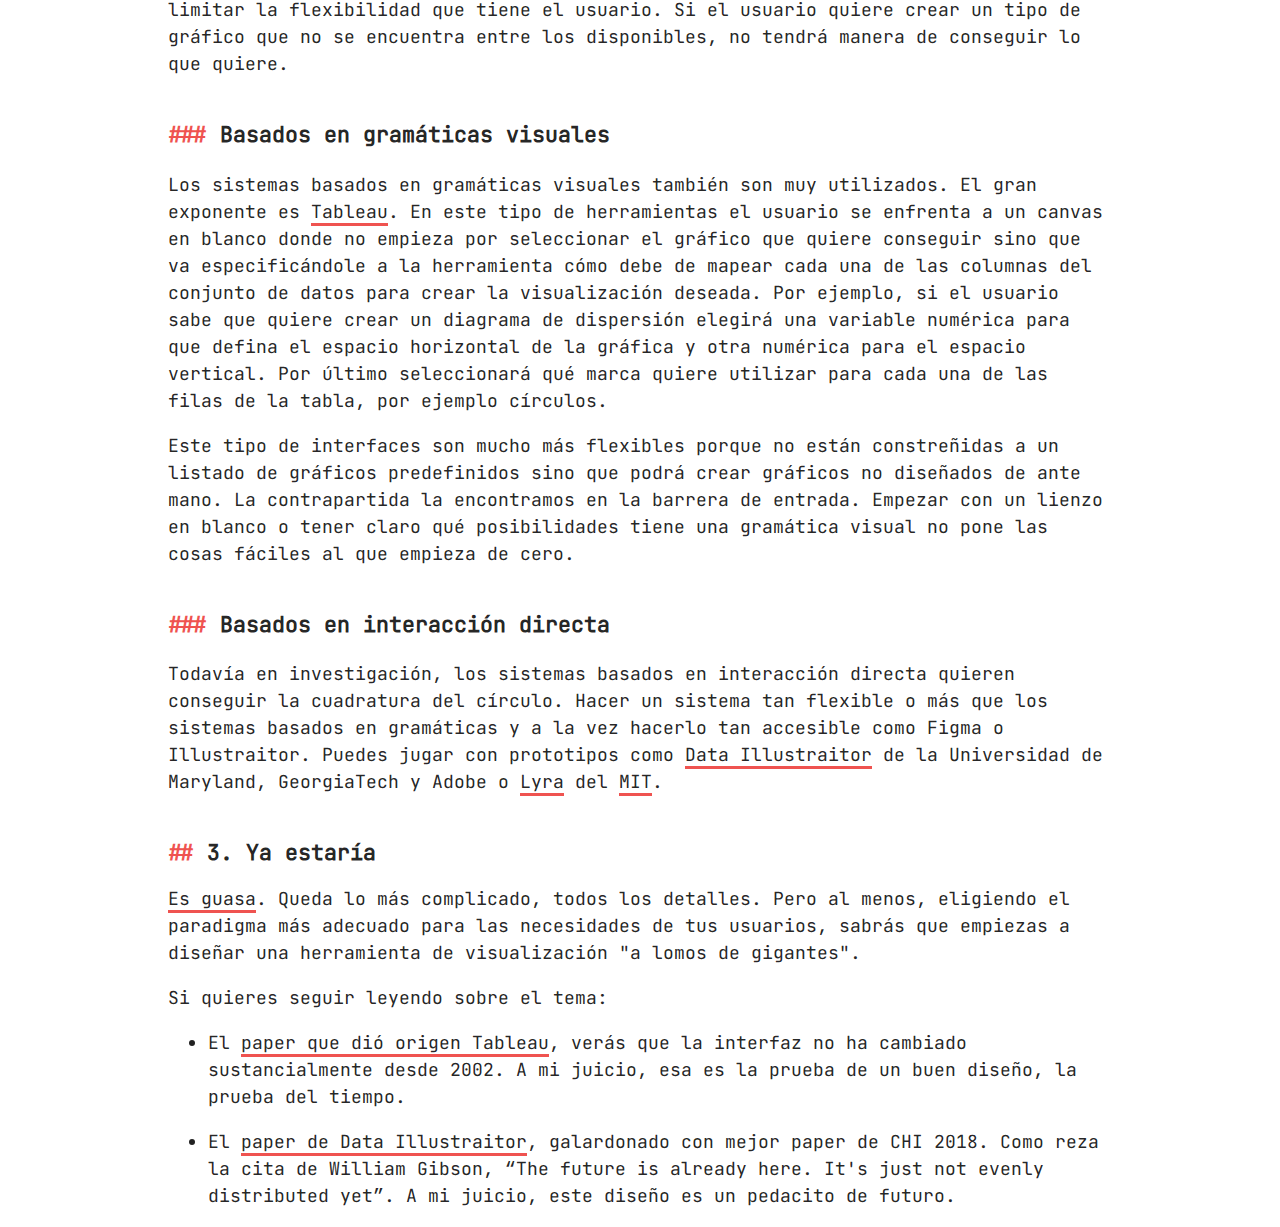
<file: posts/disenar-una-herramienta-de-visualizacion/index.html>
<!DOCTYPE html>
<html>
<head>
    <meta charset="UTF-8">
    <meta http-equiv="X-UA-Compatible" content="IE=edge">
    <meta name="viewport" content="width=device-width, initial-scale=1.0">

    
    
    
    <title>
        De cómo diseñar una herramienta de visualización
    </title>
    

    
    

    
    
        <link href=http://crispamares.github.io/jmorales/fonts.css rel="stylesheet" />
    

    
    

    
    <link rel="alternate" type="application/atom+xml" title="" href="http://crispamares.github.io/jmorales/atom.xml">

    
    
    
        <link rel="stylesheet" type="text/css" href="http://crispamares.github.io/jmorales/theme/light.css"/>
    

    <link rel="stylesheet" type="text/css" media="screen" href=http://crispamares.github.io/jmorales/main.css />


    
</head>

<body>
    <div class="content">
        <header>
    <div class="main">
        <a href=http:&#x2F;&#x2F;crispamares.github.io&#x2F;jmorales&#x2F;></a>
    </div>

    <nav>
        
            <a href=&#x2F;jmorales style="margin-left: 0.7em">&#x2F;research</a>
        
    </nav>
</header>

        
        
    
<main>
    <article>
        <div class="title">
            
            
    <div class="page-header">
        De cómo diseñar una herramienta de visualización<span class="primary-color" style="font-size: 1.6em">.</span>
    </div>


            
                <div class="meta">
                    Posted on 2022-08-27

                    
                </div>
            
        </div>

        

        
        

        <section class="body">
            <p>La mayoría de diseñadores que se enfrentan a la visualización de datos se encuentran con el problema de comunicar cierta cantidad de datos de una manera clara y atractiva. Ese escenario, dependiendo de los datos y el contexto, puede ser más o menos complicado. No es lo mismo que el receptor del mensaje sea el consejo de administración de una empresa, al que se le supone un mínimo de conocimiento técnico y sobre todo interés por el mensaje; a que se esté diseñando una visualización para el gran público, que va a ser transmitida a través de la pequeña pantalla de un teléfono móvil y además, compitiendo por la atención del receptor.</p>
<p>Tampoco es lo mismo tener que comunicar cuál es la ocupación hotelera en las diferentes comunidades autónomas, a tener que transmitir cómo ha sido el efecto de las ofertas de descuento lanzadas a lo largo del año pasado sobre las ventas de cada producto, por tienda.</p>
<p>La complejidad a la que nos enfrentamos a la hora de visualizar puede crecer rápidamente por infinidad de factores. Pero siempre que conozcamos los datos antes de empezar a diseñar, estaremos en una posición de dominio suficiente para sacar un buen trabajo adelante. Consejo, si no tienes los datos antes de empezar, no aceptes un trabajo de visualización de datos porque el riesgo de que tu diseño no funcione con los datos finales es muy elevado.</p>
<p>Aún así hay gente que se tiene que enfrentar al último giro de tuerca, tener que diseñar una visualización de datos sin datos. Están en esa situación los encargados de diseñar no la visualización final sino la herramienta que se utilizará para crear la visualización final.</p>
<p>Si te vas a embarcar en ese reto te diría que simplifiques y acotes el espacio de diseño. Vamos, nada que un diseñador con experiencia no sepa... pero a veces nos emocionamos y nos volvemos locos.</p>
<h2 id="1-simplifica-y-acota-el-espacio-de-diseno">1. Simplifica y Acota el espacio de diseño</h2>
<p>Intenta responder a las siguientes preguntas lo antes posible:</p>
<ul>
<li>¿Qué tipo de usuarios van a usar la herramienta para crear visualizaciones de datos?</li>
<li>¿Tienen conocimiento estadístico y podrán realizar transformaciones de datos?</li>
<li>¿Qué tareas tienen que cumplir esas visualizaciones? Son visualizaciones para comunicar, comprobar o descubrir información.</li>
<li>¿Cuál va a ser el público objetivo de esas visualizaciones?</li>
<li>¿En qué tipo de dispositivos se van a tener que reproducir las visualizaciones finales?</li>
<li>¿Es necesario o tiene sentido poder crear visualizaciones interactivas?</li>
<li>¿Qué tipos de datos es necesario soportar? Tabulares, Relacionales, Espaciales, Temporales...</li>
<li>¿Qué cantidad de datos es necesario manejar? Una pequeñas tablas con 2 o 3 columnas o bases de datos enteras</li>
</ul>
<p>Teniendo todo esto claro podrás empezar a descartar características y a simplificar el problema. Si no es necesario no des soporte para interacción, no des soporte para pantallas pequeñas, no des soporte a transformaciones de datos, no des soporte para diferentes tipos de datos y tampoco para diferentes tipos de tareas.</p>
<p>Piensa que dar la opción de crear 5 visualizaciones no es muy difícil, pero si das la opción de visualizar para pantallas pequeñas y grandes, ya son 10, con interacción y sin interacción, se van a 20 escenarios distintos y algunos de ellos complicados, interaccionar en pantallas pequeñas no es nada sencillo. Si además añades soporte para diferentes tipos de datos encontrarás visualizaciones que funcionan para unos archivos y no para otros.</p>
<p>Y es que hacerlo todo añadiría complejidad no sólo a la hora de diseñar los controles de la herramienta. El diseño de las visualizaciones también se complicará, pero sobre todo, añadirá mucha complejidad al usuario final, que no lo tendrá fácil para conseguir visualizar sus datos entre tanto callejón sin salida.</p>
<h2 id="2-elige-el-paradigma-adecuado">2. Elige el paradigma adecuado</h2>
<p>Dependiendo de las respuestas a las preguntas anteriores deberías elegir el paradigma que vas a seguir a la hora de diseñar tu herramienta de visualización. Esta decisión es con seguridad la que va a marcar de manera más profunda la forma y la función de la interfaz.</p>
<p>A día de hoy a hay dos líneas maestras, ya probadas, entre las que podemos elegir. Podemos hacer una herramienta de visualización basada en una gramática visual o hacer una herramienta de visualización basada en Charts (gráficos). Existe un tercer paradigma basado en interacción directa que todavía está en fase de investigación pero que conviene seguirle la pista por prometedor.</p>
<p><img src="http://crispamares.github.io/jmorales/posts/disenar-una-herramienta-de-visualizacion/Paradigmas.png" alt="Paradigmas" /></p>
<h3 id="basados-en-graficos">Basados en gráficos</h3>
<p>Los sistemas basados en Charts (gráficos) son los más conocidos. Herramientas como Excel o <a href="https://www.datawrapper.de/">DataWrapper</a> utilizan este paradigma. El usuario empieza por navegar un menú de visualizaciones estadísticas más o menos clásicas, elige el tipo de gráfica que quiere y a continuación rellena las opciones asociadas a dicha gráfica. Lo normal es que cada gráfica pida seleccionar unas cuantas columnas del conjunto de datos para ser utilizadas como los ejes o como los colores de la visualización.</p>
<p>Este tipo de interfaces tiene una barrera de entrada relativamente baja a costa de limitar la flexibilidad que tiene el usuario. Si el usuario quiere crear un tipo de gráfico que no se encuentra entre los disponibles, no tendrá manera de conseguir lo que quiere. </p>
<h3 id="basados-en-gramaticas-visuales">Basados en gramáticas visuales</h3>
<p>Los sistemas basados en gramáticas visuales también son muy utilizados. El gran exponente es <a href="https://www.tableau.com/">Tableau</a>. En este tipo de herramientas el usuario se enfrenta a un canvas en blanco donde no empieza por seleccionar el gráfico que quiere conseguir sino que va especificándole a la herramienta cómo debe de mapear cada una de las columnas del conjunto de datos para crear la visualización deseada. Por ejemplo, si el usuario sabe que quiere crear un diagrama de dispersión elegirá una variable numérica para que defina el espacio horizontal de la gráfica y otra numérica para el espacio vertical. Por último seleccionará qué marca quiere utilizar para cada una de las filas de la tabla, por ejemplo círculos.</p>
<p>Este tipo de interfaces son mucho más flexibles porque no están constreñidas a un listado de gráficos predefinidos sino que podrá crear gráficos no diseñados de ante mano. La contrapartida la encontramos en la barrera de entrada. Empezar con un lienzo en blanco o tener claro qué posibilidades tiene una gramática visual no pone las cosas fáciles al que empieza de cero.</p>
<h3 id="basados-en-interaccion-directa">Basados en interacción directa</h3>
<p>Todavía en investigación, los sistemas basados en interacción directa quieren conseguir la cuadratura del círculo. Hacer un sistema tan flexible o más que los sistemas basados en gramáticas y a la vez hacerlo tan accesible como Figma o Illustraitor. Puedes jugar con prototipos como <a href="http://data-illustrator.cs.umd.edu">Data Illustraitor</a> de la Universidad de Maryland, GeorgiaTech y Adobe o <a href="https://vega.github.io/lyra/">Lyra</a> del <a href="http://vis.csail.mit.edu/">MIT</a>.</p>
<h2 id="3-ya-estaria">3. Ya estaría</h2>
<p><a href="https://www.youtube.com/watch?v=wZeGygfaZ8M">Es guasa</a>. Queda lo más complicado, todos los detalles. Pero al menos, eligiendo el paradigma más adecuado para las necesidades de tus usuarios, sabrás que empiezas a diseñar una herramienta de visualización &quot;a lomos de gigantes&quot;.</p>
<p>Si quieres seguir leyendo sobre el tema:</p>
<ul>
<li>
<p>El <a href="https://mkt.tableau.com/files/Tableau-CACM-Nov-2008-Polaris-Article-by-Stolte-Tang-Hanrahan.pdf">paper que dió origen Tableau</a>, verás que la interfaz no ha cambiado sustancialmente desde 2002. A mi juicio, esa es la prueba de un buen diseño, la prueba del tiempo.</p>
</li>
<li>
<p>El <a href="http://data-illustrator.cs.umd.edu/papers/DataIllustratorCHI18.pdf">paper de Data Illustraitor</a>, galardonado con mejor paper de CHI 2018. Como reza la cita de William Gibson, “The future is already here. It's just not evenly distributed yet”. A mi juicio, este diseño es un pedacito de futuro.</p>
</li>
</ul>

        </section>

        

    </article>
</main>


    </div>
</body>

</html>
</file>
<file: stylesheets/styles.css>
@import url(https://fonts.googleapis.com/css?family=Lato:300italic,700italic,300,700);

body {
  padding:50px;
  font:14px/1.5 Lato, "Helvetica Neue", Helvetica, Arial, sans-serif;
  color:#333;
  font-weight:300;
}

h1, h2, h3, h4, h5, h6 {
  color:#222;
  margin:30px 0 20px;
}

p, ul, ol, table, pre, dl {
  margin:0 0 20px;
}

h1, h2, h3 {
  line-height:1.1;
}

h1 {
  font-size:28px;
}

h2 {
  color:#393939;
}

h3, h4, h5, h6 {
  color:#494949;
}

a {
  color:#39c;
  font-weight:400;
  text-decoration:none;
}

a small {
  font-size:11px;
  color:#777;
  margin-top:-0.6em;
  display:block;
}

.wrapper {
  width:860px;
  margin:0 auto;
}

blockquote {
  border-left:1px solid #e5e5e5;
  margin:0;
  padding:0 0 0 20px;
  font-style:italic;
}

code, pre {
  font-family:Monaco, Bitstream Vera Sans Mono, Lucida Console, Terminal;
  color:#333;
  font-size:12px;
}

pre {
  padding:8px 15px;
  background: #f8f8f8;  
  border-radius:5px;
  border:1px solid #e5e5e5;
  overflow-x: auto;
}

table {
  width:100%;
  border-collapse:collapse;
}

th, td {
  text-align:left;
  padding:5px 10px;
  border-bottom:1px solid #e5e5e5;
}

dt {
  color:#444;
  font-weight:700;
}

th {
  color:#444;
}

img {
  max-width:100%;
  margin-bottom: 20px;
  box-shadow: 5px 5px 15px #888;
}

header {
  width:270px;
  float:left;
  position:fixed;
}

header ul {
  list-style:none;
  height:40px;
  
  padding:0;
  
  background: #eee;
  background: -moz-linear-gradient(top, #f8f8f8 0%, #dddddd 100%);
  background: -webkit-gradient(linear, left top, left bottom, color-stop(0%,#f8f8f8), color-stop(100%,#dddddd));
  background: -webkit-linear-gradient(top, #f8f8f8 0%,#dddddd 100%);
  background: -o-linear-gradient(top, #f8f8f8 0%,#dddddd 100%);
  background: -ms-linear-gradient(top, #f8f8f8 0%,#dddddd 100%);
  background: linear-gradient(top, #f8f8f8 0%,#dddddd 100%);
  
  border-radius:5px;
  border:1px solid #d2d2d2;
  box-shadow:inset #fff 0 1px 0, inset rgba(0,0,0,0.03) 0 -1px 0;
  width:270px;
}

header li {
  width:89px;
  float:left;
  border-right:1px solid #d2d2d2;
  height:40px;
}

header ul a {
  line-height:1;
  font-size:11px;
  color:#999;
  display:block;
  text-align:center;
  padding-top:6px;
  height:40px;
}

strong {
  color:#222;
  font-weight:700;
}

header ul li + li {
  width:88px;
  border-left:1px solid #fff;
}

header ul li + li + li {
  border-right:none;
  width:89px;
}

header ul a strong {
  font-size:14px;
  display:block;
  color:#222;
}

iframe {
  margin-bottom: 20px;
}

section {
  width:500px;
  float:right;
  padding-bottom:50px;
}

small {
  font-size:11px;
}

hr {
  border:0;
  background:#e5e5e5;
  height:1px;
  margin:0 0 20px;
}

footer {
  width:270px;
  float:left;
  position:fixed;
  bottom:50px;
}

.right {
  text-align:right;
}

@media print, screen and (max-width: 960px) {
  
  div.wrapper {
    width:auto;
    margin:0;
  }
  
  header, section, footer {
    float:none;
    position:static;
    width:auto;
  }
  
  header {
    padding-right:320px;
  }
  
  section {
    border:1px solid #e5e5e5;
    border-width:1px 0;
    padding:20px 0;
    margin:0 0 20px;
  }
  
  header a small {
    display:inline;
  }
  
  header ul {
    position:absolute;
    right:50px;
    top:52px;
  }
}

@media print, screen and (max-width: 720px) {
  body {
    word-wrap:break-word;
  }
  
  header {
    padding:0;
  }
  
  header ul, header p.view {
    position:static;
  }
  
  pre, code {
    word-wrap:normal;
  }
}

@media print, screen and (max-width: 480px) {
  body {
    padding:15px;
  }
  
  header ul {
    display:none;
  }
}

@media print {
  body {
    padding:0.4in;
    font-size:12pt;
    color:#444;
  }
}
</file>
<file: stylesheets/pygment_trac.css>
.highlight  { background: #ffffff; }
.highlight .c { color: #999988; font-style: italic } /* Comment */
.highlight .err { color: #a61717; background-color: #e3d2d2 } /* Error */
.highlight .k { font-weight: bold } /* Keyword */
.highlight .o { font-weight: bold } /* Operator */
.highlight .cm { color: #999988; font-style: italic } /* Comment.Multiline */
.highlight .cp { color: #999999; font-weight: bold } /* Comment.Preproc */
.highlight .c1 { color: #999988; font-style: italic } /* Comment.Single */
.highlight .cs { color: #999999; font-weight: bold; font-style: italic } /* Comment.Special */
.highlight .gd { color: #000000; background-color: #ffdddd } /* Generic.Deleted */
.highlight .gd .x { color: #000000; background-color: #ffaaaa } /* Generic.Deleted.Specific */
.highlight .ge { font-style: italic } /* Generic.Emph */
.highlight .gr { color: #aa0000 } /* Generic.Error */
.highlight .gh { color: #999999 } /* Generic.Heading */
.highlight .gi { color: #000000; background-color: #ddffdd } /* Generic.Inserted */
.highlight .gi .x { color: #000000; background-color: #aaffaa } /* Generic.Inserted.Specific */
.highlight .go { color: #888888 } /* Generic.Output */
.highlight .gp { color: #555555 } /* Generic.Prompt */
.highlight .gs { font-weight: bold } /* Generic.Strong */
.highlight .gu { color: #800080; font-weight: bold; } /* Generic.Subheading */
.highlight .gt { color: #aa0000 } /* Generic.Traceback */
.highlight .kc { font-weight: bold } /* Keyword.Constant */
.highlight .kd { font-weight: bold } /* Keyword.Declaration */
.highlight .kn { font-weight: bold } /* Keyword.Namespace */
.highlight .kp { font-weight: bold } /* Keyword.Pseudo */
.highlight .kr { font-weight: bold } /* Keyword.Reserved */
.highlight .kt { color: #445588; font-weight: bold } /* Keyword.Type */
.highlight .m { color: #009999 } /* Literal.Number */
.highlight .s { color: #d14 } /* Literal.String */
.highlight .na { color: #008080 } /* Name.Attribute */
.highlight .nb { color: #0086B3 } /* Name.Builtin */
.highlight .nc { color: #445588; font-weight: bold } /* Name.Class */
.highlight .no { color: #008080 } /* Name.Constant */
.highlight .ni { color: #800080 } /* Name.Entity */
.highlight .ne { color: #990000; font-weight: bold } /* Name.Exception */
.highlight .nf { color: #990000; font-weight: bold } /* Name.Function */
.highlight .nn { color: #555555 } /* Name.Namespace */
.highlight .nt { color: #000080 } /* Name.Tag */
.highlight .nv { color: #008080 } /* Name.Variable */
.highlight .ow { font-weight: bold } /* Operator.Word */
.highlight .w { color: #bbbbbb } /* Text.Whitespace */
.highlight .mf { color: #009999 } /* Literal.Number.Float */
.highlight .mh { color: #009999 } /* Literal.Number.Hex */
.highlight .mi { color: #009999 } /* Literal.Number.Integer */
.highlight .mo { color: #009999 } /* Literal.Number.Oct */
.highlight .sb { color: #d14 } /* Literal.String.Backtick */
.highlight .sc { color: #d14 } /* Literal.String.Char */
.highlight .sd { color: #d14 } /* Literal.String.Doc */
.highlight .s2 { color: #d14 } /* Literal.String.Double */
.highlight .se { color: #d14 } /* Literal.String.Escape */
.highlight .sh { color: #d14 } /* Literal.String.Heredoc */
.highlight .si { color: #d14 } /* Literal.String.Interpol */
.highlight .sx { color: #d14 } /* Literal.String.Other */
.highlight .sr { color: #009926 } /* Literal.String.Regex */
.highlight .s1 { color: #d14 } /* Literal.String.Single */
.highlight .ss { color: #990073 } /* Literal.String.Symbol */
.highlight .bp { color: #999999 } /* Name.Builtin.Pseudo */
.highlight .vc { color: #008080 } /* Name.Variable.Class */
.highlight .vg { color: #008080 } /* Name.Variable.Global */
.highlight .vi { color: #008080 } /* Name.Variable.Instance */
.highlight .il { color: #009999 } /* Literal.Number.Integer.Long */

.type-csharp .highlight .k { color: #0000FF }
.type-csharp .highlight .kt { color: #0000FF }
.type-csharp .highlight .nf { color: #000000; font-weight: normal }
.type-csharp .highlight .nc { color: #2B91AF }
.type-csharp .highlight .nn { color: #000000 }
.type-csharp .highlight .s { color: #A31515 }
.type-csharp .highlight .sc { color: #A31515 }
</file>
<file: media/css-social-buttons/social-buttons.css>
/*

CSS Social Icons
By: Nick La (@nickla)
http://webdesignerwall.com/tutorials/css-social-buttons

Version: 1.0

*/

/************************************************************************************
SOCIAL LINK a.sb
*************************************************************************************/
a.sb,
.sb a {
	width: 32px;
	height: 32px;
	background-repeat: no-repeat;
	background-position: center center;
	text-indent: -900em;
	color: #333;
	text-decoration: none;
	line-height: 100%;
	white-space: nowrap;
	display: inline-block;
	position: relative;
	vertical-align: middle;
	margin: 0 2px 5px 0;
	
	/* default button color */
	background-color: #ececec;
	border: solid 1px #b8b8b9;
	
	/* default box shadow */
	-webkit-box-shadow: inset 0 1px 0 rgba(255,255,255,.3), 0 1px 0 rgba(0,0,0,.1);
	-moz-box-shadow: inset 0 1px 0 rgba(255,255,255,.3), 0 1px 0 rgba(0,0,0,.1);
	box-shadow: inset 0 1px 0 rgba(255,255,255,.3), 0 1px 0 rgba(0,0,0,.1);

	/* default border radius */
	-webkit-border-radius: 5px;
	-moz-border-radius: 5px;
	border-radius: 5px;
	
}
/* for IE */
*:first-child+html a.sb,
*:first-child+html .sb a {
	text-indent: 0;
	line-height: 0;
	font-size: 0;
	overflow: hidden;
}


/* SB LIST
================================================ */
.sb {
	margin: 0;
	padding: 0;
}
.sb li {
	margin: 0;
	padding: 0;
	display: inline;
}


/* SIZES
================================================ */
/* small */
a.sb.small,
.sb.small a {
	width: 26px;
	height: 26px;
	font-size: 90%;
}

/* large */
a.sb.large,
.sb.large a {
	width: 40px;
	height: 40px;
	font-size: 120%;
}


/* GRADIENTS
================================================ */

/* default gradient */
a.sb.gradient,
.sb.gradient a {
	background-color: transparent !important;
}
a.sb.gradient:after,
.sb.gradient a:after {
	padding: 1px;
	content: "";
	width: 100%;
	height: 100%;
	position: absolute;
	top: -1px;
	left: -1px;
	z-index: -1;
	
	-webkit-box-shadow: inset 0 2px 0 rgba(255,255,255,.3);
	-moz-box-shadow: inset 0 2px 0 rgba(255,255,255,.3);
	box-shadow: inset 0 2px 0 rgba(255,255,255,.3);

	/* default gradient */
	background: -moz-linear-gradient(top, #eeeeee 0%, #d2d2d2 100%);
	background: -webkit-linear-gradient(top, #eeeeee 0%, #d2d2d2 100%);
	background: linear-gradient(top, #eeeeee 0%, #d2d2d2 100%);
}

/* gradient blue */
a.sb.gradient.blue:after,
.sb.gradient.blue a:after {
	background-image: url([data-uri]);
	background-image: -moz-linear-gradient(top,  rgba(83,132,237,1) 0%, rgba(44,86,159,1) 100%);
	background-image: -webkit-linear-gradient(top,  rgba(83,132,237,1) 0%,rgba(44,86,159,1) 100%);
	background-image: linear-gradient(top,  rgba(83,132,237,1) 0%,rgba(44,86,159,1) 100%);
}

/* gradient purple */
a.sb.gradient.purple:after,
.sb.gradient.purple a:after {
	background-image: url([data-uri]);
	background-image: -moz-linear-gradient(top,  rgba(127,119,252,1) 0%, rgba(78,24,219,1) 100%);
	background-image: -webkit-linear-gradient(top,  rgba(127,119,252,1) 0%,rgba(78,24,219,1) 100%);
	background-image: linear-gradient(top,  rgba(127,119,252,1) 0%,rgba(78,24,219,1) 100%);
}

/* gradient red */
a.sb.gradient.red:after,
.sb.gradient.red a:after {
	background-image: url([data-uri]);
	background-image: -moz-linear-gradient(top,  rgba(249,116,88,1) 0%, rgba(215,35,18,1) 100%);
	background-image: -webkit-linear-gradient(top,  rgba(249,116,88,1) 0%,rgba(215,35,18,1) 100%);
	background-image: linear-gradient(top,  rgba(249,116,88,1) 0%,rgba(215,35,18,1) 100%);
}

/* gradient green */
a.sb.gradient.green:after,
.sb.gradient.green a:after {
	background-image: url([data-uri]);
	background-image: -moz-linear-gradient(top,  rgba(81,185,18,1) 0%, rgba(49,121,9,1) 100%);
	background-image: -webkit-linear-gradient(top,  rgba(81,185,18,1) 0%,rgba(49,121,9,1) 100%);
	background-image: linear-gradient(top,  rgba(81,185,18,1) 0%,rgba(49,121,9,1) 100%);
}

/* gradient green */
a.sb.gradient.green:after,
.sb.gradient.green a:after {
	background-image: url([data-uri]);
	background-image: -moz-linear-gradient(top,  rgba(81,185,18,1) 0%, rgba(49,121,9,1) 100%);
	background-image: -webkit-linear-gradient(top,  rgba(81,185,18,1) 0%,rgba(49,121,9,1) 100%);
	background-image: linear-gradient(top,  rgba(81,185,18,1) 0%,rgba(49,121,9,1) 100%);
}

/* gradient orange */
a.sb.gradient.orange:after,
.sb.gradient.orange a:after {
	background-image: url([data-uri]);
	background-image: -moz-linear-gradient(top,  rgba(255,165,0,1) 0%, rgba(255,111,0,1) 100%);
	background-image: -webkit-linear-gradient(top,  rgba(255,165,0,1) 0%,rgba(255,111,0,1) 100%);
	background-image: linear-gradient(top,  rgba(255,165,0,1) 0%,rgba(255,111,0,1) 100%);
}

/* gradient brown */
a.sb.gradient.brown:after,
.sb.gradient.brown a:after {
	background-image: url([data-uri]);
	background-image: -moz-linear-gradient(top,  rgba(197,99,5,1) 0%, rgba(123,59,2,1) 100%);
	background-image: -webkit-linear-gradient(top,  rgba(197,99,5,1) 0%,rgba(123,59,2,1) 100%);
	background-image: linear-gradient(top,  rgba(197,99,5,1) 0%,rgba(123,59,2,1) 100%);
}

/* gradient black */
a.sb.gradient.black:after,
.sb.gradient.black a:after {
	background-image: url([data-uri]);
	background-image: -moz-linear-gradient(top,  rgba(86,86,86,1) 0%, rgba(3,3,3,1) 100%);
	background-image: -webkit-linear-gradient(top,  rgba(86,86,86,1) 0%,rgba(3,3,3,1) 100%);
	background-image: linear-gradient(top,  rgba(86,86,86,1) 0%,rgba(3,3,3,1) 100%);
}

/* gradient gray */
a.sb.gradient.gray:after,
.sb.gradient.gray a:after {
	background-image: url([data-uri]);
	background-image: -moz-linear-gradient(top,  rgba(172,171,171,1) 0%, rgba(82,82,82,1) 100%);
	background-image: -webkit-linear-gradient(top,  rgba(172,171,171,1) 0%,rgba(82,82,82,1) 100%);
	background-image: linear-gradient(top,  rgba(172,171,171,1) 0%,rgba(82,82,82,1) 100%);
}

/* gradient light-gray */
a.sb.gradient.light-gray:after,
.sb.gradient.light-gray a:after {
	background-image: url([data-uri]);
	background-image: -moz-linear-gradient(top,  rgba(217,217,217,1) 0%, rgba(157,157,157,1) 100%);
	background-image: -webkit-linear-gradient(top,  rgba(217,217,217,1) 0%,rgba(157,157,157,1) 100%);
	background-image: linear-gradient(top,  rgba(217,217,217,1) 0%,rgba(157,157,157,1) 100%);
}

/* gradient light-blue */
a.sb.gradient.light-blue:after,
.sb.gradient.light-blue a:after {
	background-image: url([data-uri]);
	background-image: -moz-linear-gradient(top,  rgba(209,229,254,1) 0%, rgba(150,194,250,1) 100%);
	background-image: -webkit-linear-gradient(top,  rgba(209,229,254,1) 0%,rgba(150,194,250,1) 100%);
	background-image: linear-gradient(top,  rgba(209,229,254,1) 0%,rgba(150,194,250,1) 100%);
}

/* gradient light-purple */
a.sb.gradient.light-purple:after,
.sb.gradient.light-purple a:after {
	background-image: url([data-uri]);
	background-image: -moz-linear-gradient(top,  rgba(206,201,254,1) 0%, rgba(168,158,252,1) 100%);
	background-image: -webkit-linear-gradient(top,  rgba(206,201,254,1) 0%,rgba(168,158,252,1) 100%);
	background-image: linear-gradient(top,  rgba(206,201,254,1) 0%,rgba(168,158,252,1) 100%);
}

/* gradient pink */
a.sb.gradient.pink:after,
.sb.gradient.pink a:after {
	background-image: url([data-uri]);
	background-image: -moz-linear-gradient(top,  rgba(253,211,240,1) 0%, rgba(254,147,203,1) 100%);
	background-image: -webkit-linear-gradient(top,  rgba(253,211,240,1) 0%,rgba(254,147,203,1) 100%);
	background-image: linear-gradient(top,  rgba(253,211,240,1) 0%,rgba(254,147,203,1) 100%);
}

/* gradient light-green */
a.sb.gradient.light-green:after,
.sb.gradient.light-green a:after {
	background-image: url([data-uri]);
	background-image: -moz-linear-gradient(top,  rgba(179,239,22,1) 0%, rgba(141,200,14,1) 100%);
	background-image: -webkit-linear-gradient(top,  rgba(179,239,22,1) 0%,rgba(141,200,14,1) 100%);
	background-image: linear-gradient(top,  rgba(179,239,22,1) 0%,rgba(141,200,14,1) 100%);
}

/* gradient yellow */
a.sb.gradient.yellow:after,
.sb.gradient.yellow a:after {
	background-image: url([data-uri]);
	background-image: -moz-linear-gradient(top,  rgba(253,246,177,1) 0%, rgba(255,222,7,1) 100%);
	background-image: -webkit-linear-gradient(top,  rgba(253,246,177,1) 0%,rgba(255,222,7,1) 100%);
	background-image: linear-gradient(top,  rgba(253,246,177,1) 0%,rgba(255,222,7,1) 100%);
}


/* COLORS
================================================ */

/* default hover */
a.sb:hover:after,
.sb a:hover:after {
	background-image: none;
}
a.sb:hover,
.sb a:hover,
a.sb:hover:after,
.sb a:hover:after {
	background-color: #f3f3f3;
}


/* blue color */
a.sb.blue,
.sb.blue a,
a.sb.blue:after,
.sb.blue a:after {
	background-color: #4d7de1;
	border-color: #294c89;
	color: #fff;
}
a.sb.blue:hover:after,
.sb.blue a:hover:after {
	background-image: none;
}
a.sb.blue:hover,
.sb.blue a:hover,
a.sb.blue:hover:after,
.sb.blue a:hover:after {
	background-color: #5384ed;
}

/* purple color */
a.sb.purple,
.sb.purple a,
a.sb.purple:after,
.sb.purple a:after {
	background-color: #7a6bf8;
	border-color: #321396;
	color: #fff;
}
a.sb.purple:hover:after,
.sb.purple a:hover:after {
	background-image: none;
}
a.sb.purple:hover,
.sb.purple a:hover,
a.sb.purple:hover:after,
.sb.purple a:hover:after {
	background-color: #7f77fc;
}

/* red color */
a.sb.red,
.sb.red a,
a.sb.red:after,
.sb.red a:after {
	background-color: #e8311f;
	border-color: #9d1d14;
	color: #fff;
}
a.sb.red:hover:after,
.sb.red a:hover:after {
	background-image: none;
}
a.sb.red:hover,
.sb.red a:hover,
a.sb.red:hover:after,
.sb.red a:hover:after {
	background-color: #e84b34;
}

/* green color */
a.sb.green,
.sb.green a,
a.sb.green:after,
.sb.green a:after {
	background-color: #4aab10;
	border-color: #1e5608;
	color: #fff;
}
a.sb.green:hover:after,
.sb.green a:hover:after {
	background-image: none;
}
a.sb.green:hover,
.sb.green a:hover,
a.sb.green:hover:after,
.sb.green a:hover:after {
	background-color: #51b912;
}

/* orange color */
a.sb.orange,
.sb.orange a,
a.sb.orange:after,
.sb.orange a:after {
	background-color: #ff9600;
	border-color: #c35505;
	color: #fff;
}
a.sb.orange:hover:after,
.sb.orange a:hover:after {
	background-image: none;
}
a.sb.orange:hover,
.sb.orange a:hover,
a.sb.orange:hover:after,
.sb.orange a:hover:after {
	background-color: #ffa500;
}

/* brown color */
a.sb.brown,
.sb.brown a,
a.sb.brown:after,
.sb.brown a:after {
	background-color: #a35004;
	border-color: #622d07;
	color: #fff;
}
a.sb.brown:hover:after,
.sb.brown a:hover:after {
	background-image: none;
}
a.sb.brown:hover,
.sb.brown a:hover,
a.sb.brown:hover:after,
.sb.brown a:hover:after {
	background-color: #c56305;
}

/* black color */
a.sb.black,
.sb.black a,
a.sb.black:after,
.sb.black a:after {
	background-color: #252525;
	border-color: #000000;
	color: #fff;
}
a.sb.black:hover:after,
.sb.black a:hover:after {
	background-image: none;
}
a.sb.black:hover,
.sb.black a:hover,
a.sb.black:hover:after,
.sb.black a:hover:after {
	background-color: #565656;
}

/* gray color */
a.sb.gray,
.sb.gray a,
a.sb.gray:after,
.sb.gray a:after {
	background-color: #989797;
	border-color: #3f3f3f;
	color: #fff;
}
a.sb.gray:hover:after,
.sb.gray a:hover:after {
	background-image: none;
}
a.sb.gray:hover,
.sb.gray a:hover,
a.sb.gray:hover:after,
.sb.gray a:hover:after {
	background-color: #acabab;
}

/* light-gray color */
a.sb.light-gray,
.sb.light-gray a,
a.sb.light-gray:after,
.sb.light-gray a:after {
	background-color: #c7c7c7;
	border-color: #7b7b7b;
}
a.sb.light-gray:hover:after,
.sb.light-gray a:hover:after {
	background-image: none;
}
a.sb.light-gray:hover,
.sb.light-gray a:hover,
a.sb.light-gray:hover:after,
.sb.light-gray a:hover:after {
	background-color: #d9d9d9;
}

/* light-blue color */
a.sb.light-blue,
.sb.light-blue a,
a.sb.light-blue:after,
.sb.light-blue a:after {
	background-color: #bdd9fd;
	border-color: #6694d6;
}
a.sb.light-blue:hover:after,
.sb.light-blue a:hover:after {
	background-image: none;
}
a.sb.light-blue:hover,
.sb.light-blue a:hover,
a.sb.light-blue:hover:after,
.sb.light-blue a:hover:after {
	background-color: #d1e5fe;
}

/* light-purple color */
a.sb.light-purple,
.sb.light-purple a,
a.sb.light-purple:after,
.sb.light-purple a:after {
	background-color: #c1bafd;
	border-color: #7f76cc;
}
a.sb.light-purple:hover:after,
.sb.light-purple a:hover:after {
	background-image: none;
}
a.sb.light-purple:hover,
.sb.light-purple a:hover,
a.sb.light-purple:hover:after,
.sb.light-purple a:hover:after {
	background-color: #cec9fe;
}

/* pink color */
a.sb.pink,
.sb.pink a,
a.sb.pink:after,
.sb.pink a:after {
	background-color: #feb4e4;
	border-color: #e464ac;
}
a.sb.pink:hover:after,
.sb.pink a:hover:after {
	background-image: none;
}
a.sb.pink:hover,
.sb.pink a:hover,
a.sb.pink:hover:after,
.sb.pink a:hover:after {
	background-color: #fdd3f0;
}

/* light-green color */
a.sb.light-green,
.sb.light-green a,
a.sb.light-green:after,
.sb.light-green a:after {
	background-color: #9bd611;
	border-color: #71a115;
}
a.sb.light-green:hover:after,
.sb.light-green a:hover:after {
	background-image: none;
}
a.sb.light-green:hover,
.sb.light-green a:hover,
a.sb.light-green:hover:after,
.sb.light-green a:hover:after {
	background-color: #b3ef16;
}

/* yellow color */
a.sb.yellow,
.sb.yellow a,
a.sb.yellow:after,
.sb.yellow a:after {
	background-color: #fff06c;
	border-color: #dcb232;
}
a.sb.yellow:hover:after,
.sb.yellow a:hover:after {
	background-image: none;
}
a.sb.yellow:hover,
.sb.yellow a:hover,
a.sb.yellow:hover:after,
.sb.yellow a:hover:after {
	background-color: #fdf6b1;
}


/* STYLES
================================================ */

/* min style */
a.sb.min,
.sb.min a {
	background-color: transparent;
	border: none;
	
	-webkit-box-shadow: none;
	-moz-box-shadow: none;
	box-shadow: none;
}

/* circle style */
a.sb.circle,
.sb.circle a,
a.sb.circle:before,
.sb.circle a:before,
a.sb.circle:after,
.sb.circle a:after {
	-webkit-border-radius: 10em;
	-moz-border-radius: 10em;
	border-radius: 10em;
}

/* round style */
a.sb,
.sb a,
a.sb:before,
.sb a:before,
a.sb:after,
.sb a:after {
	-webkit-border-radius: 5px;
	-moz-border-radius: 5px;
	border-radius: 5px;
}

/* reset bottom border-radius for round and circle */
a.sb.circle:before,
.sb.circle a:before,
a.sb:before,
.sb a:before {
	border-bottom-right-radius: 0;
	border-bottom-left-radius: 0;
	-moz-border-radius-bottomright: 0;
	-moz-border-radius-bottomleft: 0;
	-webkit-border-bottom-right-radius: 0;
	-webkit-border-bottom-left-radius: 0;
}

/* thick-border border style */
a.sb.thick-border,
.sb.thick-border a {
	border-width: 3px;
}

/* no-border style */
a.sb.no-border,
.sb.no-border a {
	border: none;
}

/* no-shadow style */
a.sb.no-shadow,
.sb.no-shadow a {
	-webkit-box-shadow: none;
	-moz-box-shadow: none;
	box-shadow: none;
}

/* pressed style */
a.sb.pressed,
.sb.pressed a {
	-webkit-box-shadow: inset 0 1px 2px rgba(0,0,0,.35);
	-moz-box-shadow: inset 0 1px 2px rgba(0,0,0,.35);
	box-shadow: inset 0 1px 2px rgba(0,0,0,.35);
}

/* embossed style */
a.sb.embossed,
.sb.embossed a {
	-webkit-box-shadow: inset 0 1px 0 rgba(255,255,255,.5), inset 0 -2px 0 rgba(0,0,0,.25), inset 0 -3px 0 rgba(255,255,255,.2), 0 1px 0 rgba(0,0,0,.1);
	-moz-box-shadow: inset 0 1px 0 rgba(255,255,255,.5), inset 0 -2px 0 rgba(0,0,0,.25), inset 0 -3px 0 rgba(255,255,255,.2), 0 1px 0 rgba(0,0,0,.1);
	box-shadow: inset 0 1px 0 rgba(255,255,255,.5), inset 0 -2px 0 rgba(0,0,0,.25), inset 0 -3px 0 rgba(255,255,255,.2), 0 1px 0 rgba(0,0,0,.1);
}
a.sb.small.embossed,
.sb.small.embossed a {
	-webkit-box-shadow: inset 0 1px 0 rgba(255,255,255,.5), inset 0 -1px 0 rgba(0,0,0,.25), inset 0 -2px 0 rgba(255,255,255,.2), 0 1px 0 rgba(0,0,0,.1);
	-moz-box-shadow: inset 0 1px 0 rgba(255,255,255,.5), inset 0 -1px 0 rgba(0,0,0,.25), inset 0 -2px 0 rgba(255,255,255,.2), 0 1px 0 rgba(0,0,0,.1);
	box-shadow: inset 0 1px 0 rgba(255,255,255,.5), inset 0 -1px 0 rgba(0,0,0,.25), inset 0 -2px 0 rgba(255,255,255,.2), 0 1px 0 rgba(0,0,0,.1);
}
a.sb.large.embossed,
.sb.large.embossed a {
	-webkit-box-shadow: inset 0 1px 0 rgba(255,255,255,.5), inset 0 -3px 0 rgba(0,0,0,.25), inset 0 -4px 0 rgba(255,255,255,.2), 0 1px 0 rgba(0,0,0,.1);
	-moz-box-shadow: inset 0 1px 0 rgba(255,255,255,.5), inset 0 -3px 0 rgba(0,0,0,.25), inset 0 -4px 0 rgba(255,255,255,.2), 0 1px 0 rgba(0,0,0,.1);
	box-shadow: inset 0 1px 0 rgba(255,255,255,.5), inset 0 -3px 0 rgba(0,0,0,.25), inset 0 -4px 0 rgba(255,255,255,.2), 0 1px 0 rgba(0,0,0,.1);
}

/* glossy style */
a.sb.glossy:before,
.sb.glossy a:before {
	content: "";
	width: 100%;
	height: 50%;
	position: absolute;
	top: 0;
	left: 0;
	
	/* glossy overlay */
	background: url([data-uri]);
	background: -moz-linear-gradient(top,  rgba(255,255,255,0.5) 0%, rgba(255,255,255,0.2) 100%);
	background: -webkit-linear-gradient(top,  rgba(255,255,255,0.5) 0%,rgba(255,255,255,0.2) 100%);
	background: linear-gradient(top,  rgba(255,255,255,0.5) 0%,rgba(255,255,255,0.2) 100%);
}

/* icon with text style */
a.sb.text,
.sb.text a {
	text-indent: 0;
	width: auto;
	height: 20px;
	padding: 9px 14px 3px 34px;
	background-position: 2px center;
}
*:first-child+html a.sb.text,
*:first-child+html .sb.text a {
	text-indent: inherit; /* for IE */
	line-height: 100%;
	font-size: 100%;
}

a.sb.small.text,
.sb.small.text a {
	background-position: 2px center;
	padding: 6px 12px 0 34px;
}
a.sb.large.text,
.sb.large.text a {
	background-position: 6px center;
	padding: 12px 20px 8px 40px;
}

/* flat style */
a.sb.flat,
.sb.flat a,
a.sb.flat:before,
.sb.flat a:before {
	-webkit-border-radius: 0;
	-moz-border-radius: 0;
	border-radius: 0;

	-webkit-box-shadow: none;
	-moz-box-shadow: none;
	box-shadow: none;
}

/* ICONS
================================================ */
a.sb.twitter,
.sb a.twitter {
	background-image: url(images/twitter_bird.png);
}

a.sb.facebook,
.sb a.facebook {
	background-image: url(images/facebook.png);
}

a.sb.heart,
.sb a.heart {
	background-image: url(images/heart.png);
}

a.sb.linkedin,
.sb a.linkedin {
	background-image: url(images/linkedin.png);
}

a.sb.flickr,
.sb a.flickr {
	background-image: url(images/flickr.png);
}

a.sb.posterous,
.sb a.posterous {
	background-image: url(images/posterous.png);
}

a.sb.github,
.sb a.github {
	background-image: url(images/github.png);
}
a.sb.stackoverflow,
.sb a.stackoverflow {
	background-image: url(images/stackoverflow.png);
}



a.sb.pinterest,
.sb a.pinterest {
	background-image: url(images/pinterest.png);
}

a.sb.podcast,
.sb a.podcast {
	background-image: url(images/podcast.png);
}

a.sb.rss,
.sb a.rss {
	background-image: url(images/rss.png);
}

a.sb.share_this,
.sb a.share_this {
	background-image: url(images/share_this.png);
}

a.sb.star,
.sb a.star {
	background-image: url(images/star.png);
}

a.sb.vimeo,
.sb a.vimeo {
	background-image: url(images/vimeo.png);
}

/* white icons */
a.sb.blue.twitter,
.sb.blue a.twitter,
a.sb.purple.twitter,
.sb.purple a.twitter,
a.sb.red.twitter,
.sb.red a.twitter,
a.sb.green.twitter,
.sb.green a.twitter,
a.sb.orange.twitter,
.sb.orange a.twitter,
a.sb.brown.twitter,
.sb.brown a.twitter,
a.sb.black.twitter,
.sb.black a.twitter,
a.sb.gray.twitter,
.sb.gray a.twitter {
	background-image: url(images/white_twitter_bird.png);
}

a.sb.blue.facebook,
.sb.blue a.facebook,
a.sb.purple.facebook,
.sb.purple a.facebook,
a.sb.red.facebook,
.sb.red a.facebook,
a.sb.green.facebook,
.sb.green a.facebook,
a.sb.orange.facebook,
.sb.orange a.facebook,
a.sb.brown.facebook,
.sb.brown a.facebook,
a.sb.black.facebook,
.sb.black a.facebook,
a.sb.gray.facebook,
.sb.gray a.facebook {
	background-image: url(images/white_facebook.png);
}

a.sb.blue.heart,
.sb.blue a.heart,
a.sb.purple.heart,
.sb.purple a.heart,
a.sb.red.heart,
.sb.red a.heart,
a.sb.green.heart,
.sb.green a.heart,
a.sb.orange.heart,
.sb.orange a.heart,
a.sb.brown.heart,
.sb.brown a.heart,
a.sb.black.heart,
.sb.black a.heart,
a.sb.gray.heart,
.sb.gray a.heart {
	background-image: url(images/white_heart.png);
}

a.sb.blue.linkedin,
.sb.blue a.linkedin,
a.sb.purple.linkedin,
.sb.purple a.linkedin,
a.sb.red.linkedin,
.sb.red a.linkedin,
a.sb.green.linkedin,
.sb.green a.linkedin,
a.sb.orange.linkedin,
.sb.orange a.linkedin,
a.sb.brown.linkedin,
.sb.brown a.linkedin,
a.sb.black.linkedin,
.sb.black a.linkedin,
a.sb.gray.linkedin,
.sb.gray a.linkedin {
	background-image: url(images/white_linkedin.png);
}

a.sb.blue.pinterest,
.sb.blue a.pinterest,
a.sb.purple.pinterest,
.sb.purple a.pinterest,
a.sb.red.pinterest,
.sb.red a.pinterest,
a.sb.green.pinterest,
.sb.green a.pinterest,
a.sb.orange.pinterest,
.sb.orange a.pinterest,
a.sb.brown.pinterest,
.sb.brown a.pinterest,
a.sb.black.pinterest,
.sb.black a.pinterest,
a.sb.gray.pinterest,
.sb.gray a.pinterest {
	background-image: url(images/white_pinterest.png);
}

a.sb.blue.podcast,
.sb.blue a.podcast,
a.sb.purple.podcast,
.sb.purple a.podcast,
a.sb.red.podcast,
.sb.red a.podcast,
a.sb.green.podcast,
.sb.green a.podcast,
a.sb.orange.podcast,
.sb.orange a.podcast,
a.sb.brown.podcast,
.sb.brown a.podcast,
a.sb.black.podcast,
.sb.black a.podcast,
a.sb.gray.podcast,
.sb.gray a.podcast {
	background-image: url(images/white_podcast.png);
}

a.sb.blue.rss,
.sb.blue a.rss,
a.sb.purple.rss,
.sb.purple a.rss,
a.sb.red.rss,
.sb.red a.rss,
a.sb.green.rss,
.sb.green a.rss,
a.sb.orange.rss,
.sb.orange a.rss,
a.sb.brown.rss,
.sb.brown a.rss,
a.sb.black.rss,
.sb.black a.rss,
a.sb.gray.rss,
.sb.gray a.rss {
	background-image: url(images/white_rss.png);
}

a.sb.blue.share_this,
.sb.blue a.share_this,
a.sb.purple.share_this,
.sb.purple a.share_this,
a.sb.red.share_this,
.sb.red a.share_this,
a.sb.green.share_this,
.sb.green a.share_this,
a.sb.orange.share_this,
.sb.orange a.share_this,
a.sb.brown.share_this,
.sb.brown a.share_this,
a.sb.black.share_this,
.sb.black a.share_this,
a.sb.gray.share_this,
.sb.gray a.share_this {
	background-image: url(images/white_share_this.png);
}

a.sb.blue.star,
.sb.blue a.star,
a.sb.purple.star,
.sb.purple a.star,
a.sb.red.star,
.sb.red a.star,
a.sb.green.star,
.sb.green a.star,
a.sb.orange.star,
.sb.orange a.star,
a.sb.brown.star,
.sb.brown a.star,
a.sb.black.star,
.sb.black a.star,
a.sb.gray.star,
.sb.gray a.star {
	background-image: url(images/white_star.png);
}

a.sb.blue.vimeo,
.sb.blue a.vimeo,
a.sb.purple.vimeo,
.sb.purple a.vimeo,
a.sb.red.vimeo,
.sb.red a.vimeo,
a.sb.green.vimeo,
.sb.green a.vimeo,
a.sb.orange.vimeo,
.sb.orange a.vimeo,
a.sb.brown.vimeo,
.sb.brown a.vimeo,
a.sb.black.vimeo,
.sb.black a.vimeo,
a.sb.gray.vimeo,
.sb.gray a.vimeo {
	background-image: url(images/white_vimeo.png);
}


/* ADD YOUR CUSTOM STYLES BELOW
================================================ */
a.sb.youtube {
	background-image: url(images/youtube.png);
}
a.sb.email {
	background-image: url(images/email.png);
}

/* custom icon */
a.sb.custom {
	width: 80px;
	height: 80px;
	
	-webkit-border-radius: 15px;
	-moz-border-radius: 15px;
	border-radius: 15px;
}
a.sb.custom:after {
	background-image: url(images/custom-bg.png);

	-webkit-border-radius: 15px;
	-moz-border-radius: 15px;
	border-radius: 15px;
}

/* custom icon blue */
a.sb.custom.blue {
	border-color: #96a8af;
}
a.sb.custom.blue:after {
	background-image: url(images/custom-bg-blue.png);
}
/* custom icon pink */
a.sb.custom.pink {
	border-color: #b0a1aa;
}
a.sb.custom.pink:after {
	background-image: url(images/custom-bg-pink.png);
}

/* custom icon background images */
a.sb.custom.retweet {
	background-image: url(images/custom-icon-retweet.png);
}
a.sb.custom.photo {
	background-image: url(images/custom-icon-photo.png);
}
a.sb.custom.comment {
	background-image: url(images/custom-icon-comment.png);
}
</file>
